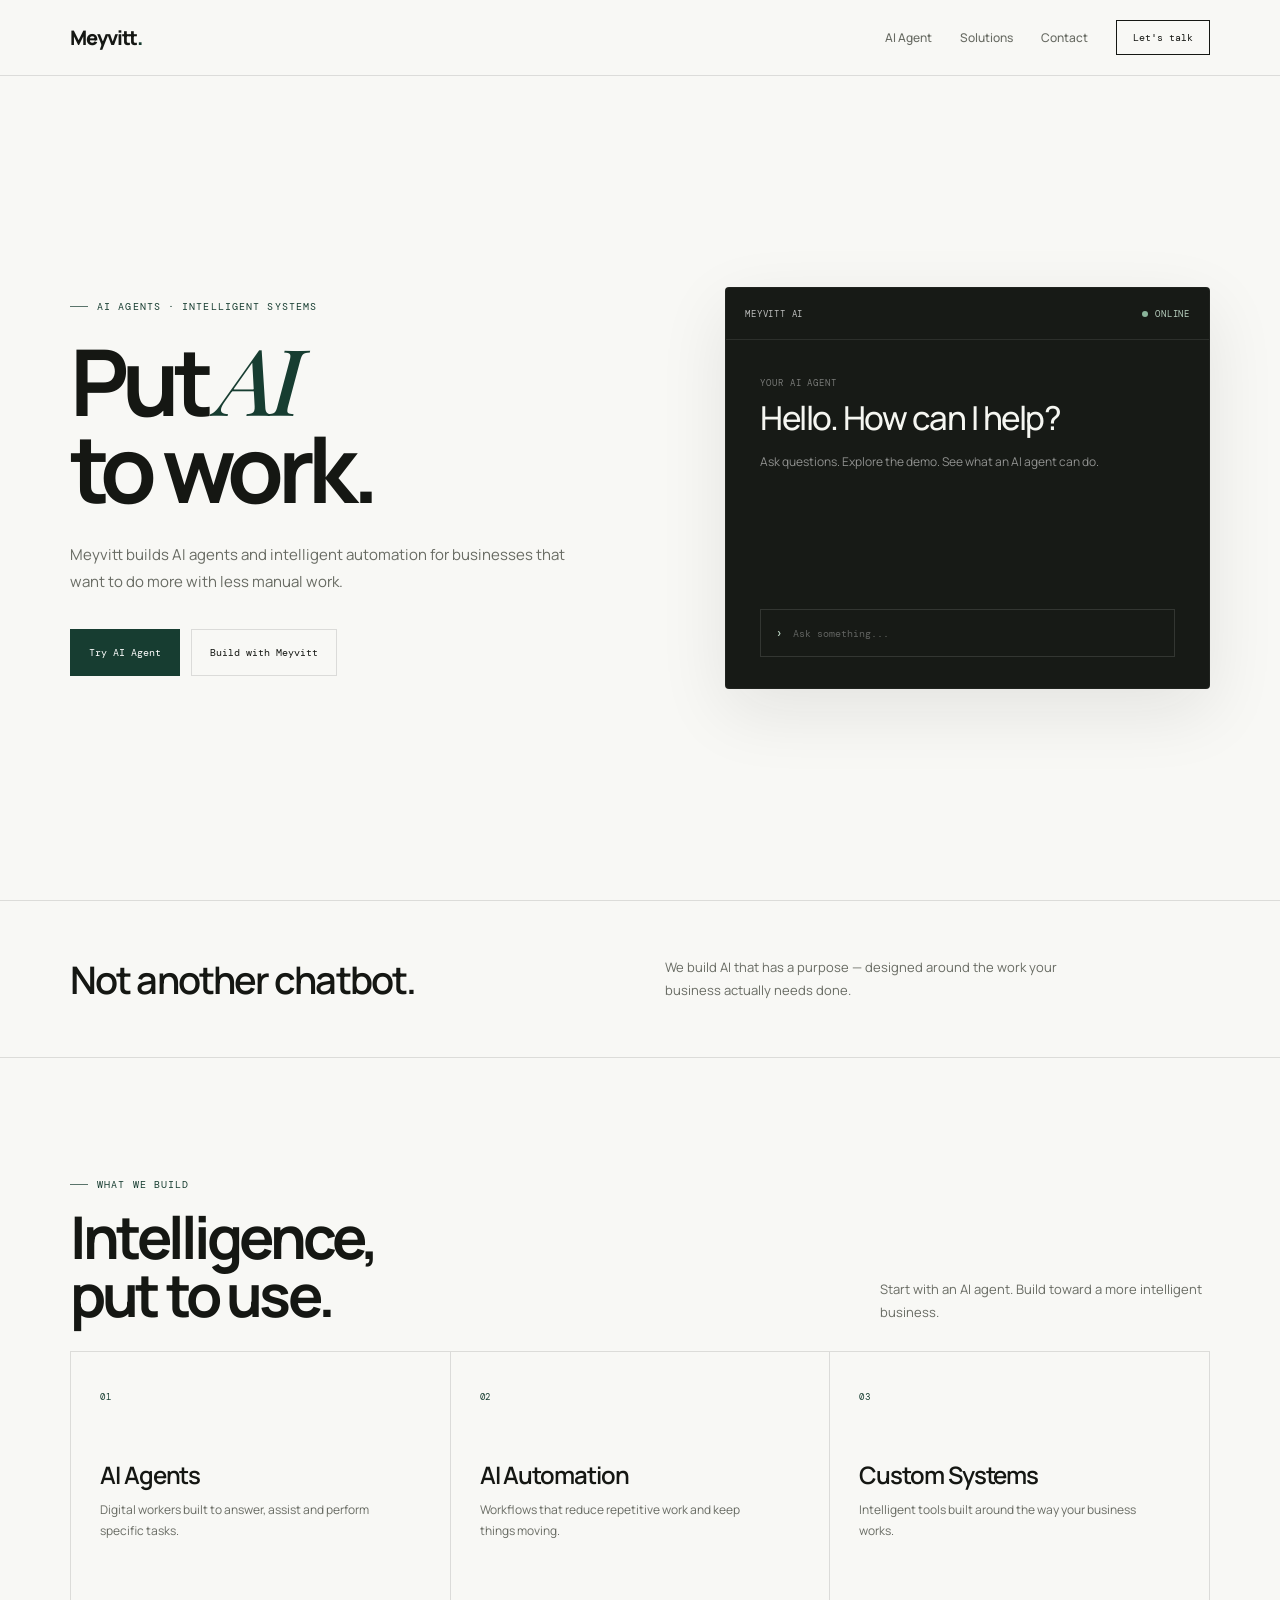
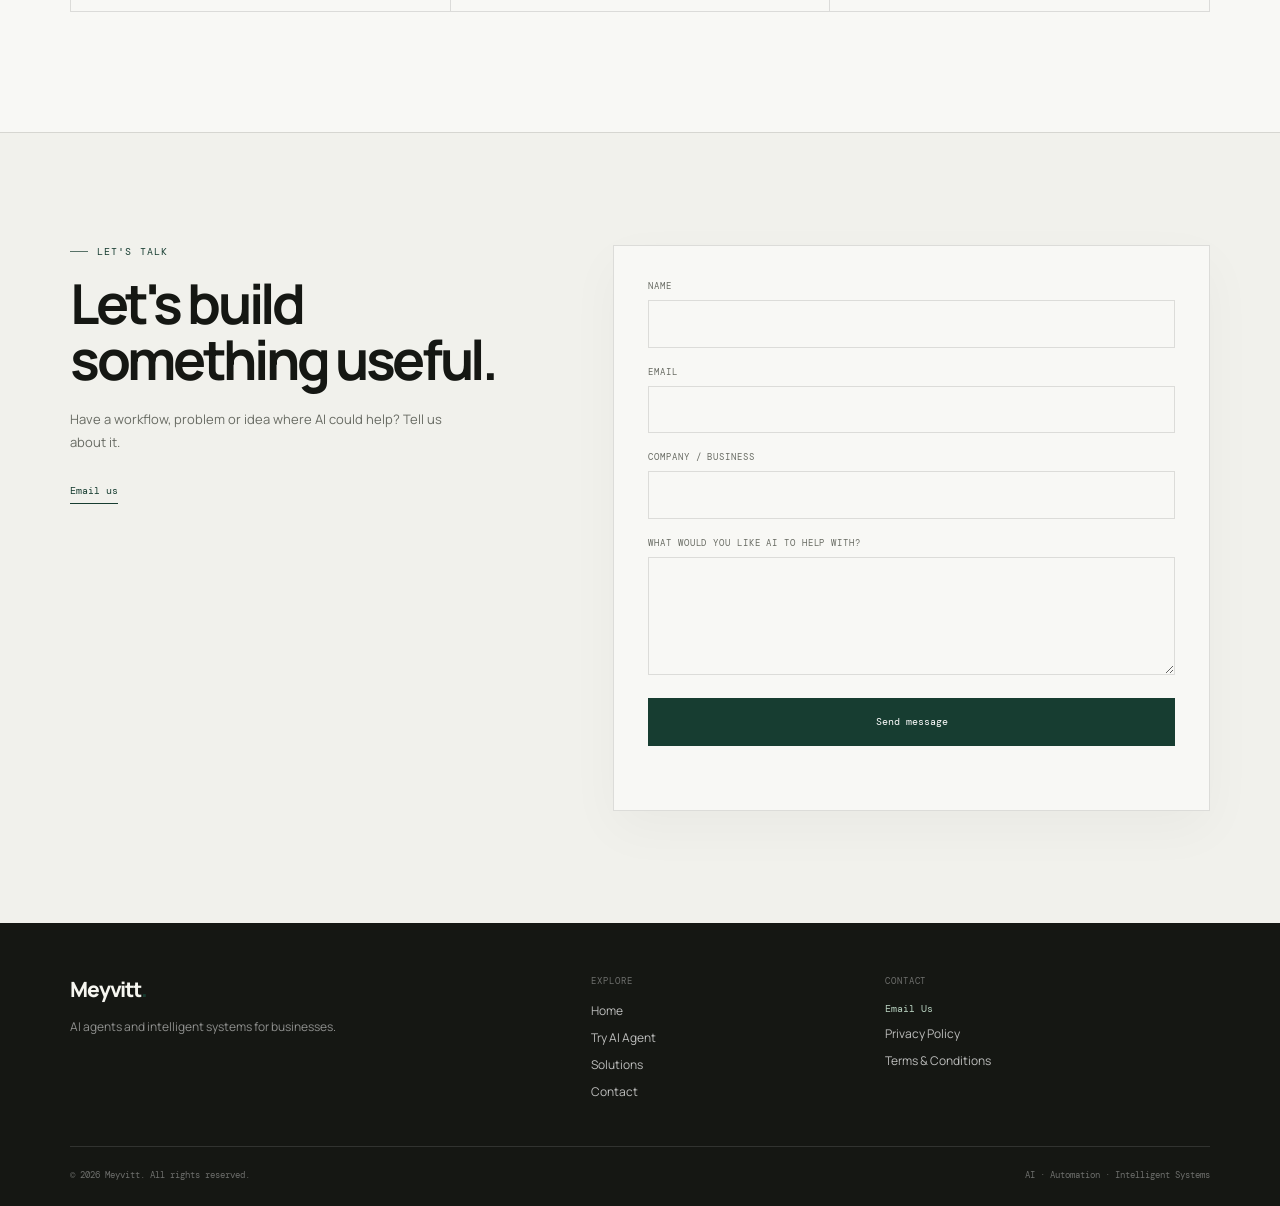
<file: index.html>
<!DOCTYPE html>
<html lang="en">
<head>
  <meta charset="UTF-8">
  <meta name="viewport" content="width=device-width, initial-scale=1.0">

  <title>Meyvitt | AI That Works</title>
  <meta name="description" content="Meyvitt builds AI agents and intelligent automation for businesses.">
  <meta name="theme-color" content="#173d31">

  <link rel="icon" type="image/png" href="meyvitt.png">
  <link rel="apple-touch-icon" href="meyvitt.png">

  <link rel="preconnect" href="https://fonts.googleapis.com">
  <link rel="preconnect" href="https://fonts.gstatic.com" crossorigin>
  <link href="https://fonts.googleapis.com/css2?family=DM+Mono:wght@400;500&family=Manrope:wght@400;500;600;700;800&family=Playfair+Display:ital,wght@0,500;0,600;1,500&display=swap" rel="stylesheet">

  <style>
    :root {
      --bg: #f8f8f5;
      --surface: #f1f1ec;
      --ink: #151713;
      --muted: #686b63;

      --green: #173d31;
      --green-hover: #0f3026;

      --line: rgba(21, 23, 19, 0.12);
      --line-light: rgba(255, 255, 255, 0.12);

      --white: #ffffff;
      --dark: #171a16;

      --mono: "DM Mono", monospace;
      --sans: "Manrope", sans-serif;
      --serif: "Playfair Display", Georgia, serif;

      --container: 1140px;
      --radius: 4px;

      --shadow:
        0 22px 70px rgba(22, 26, 20, 0.09);
    }

    * {
      margin: 0;
      padding: 0;
      box-sizing: border-box;
    }

    html {
      scroll-behavior: smooth;
    }

    body {
      background: var(--bg);
      color: var(--ink);
      font-family: var(--sans);
      -webkit-font-smoothing: antialiased;
      text-rendering: optimizeLegibility;
    }

    a {
      color: inherit;
      text-decoration: none;
    }

    button,
    input,
    textarea {
      font: inherit;
    }

    .container {
      width: min(var(--container), calc(100% - 48px));
      margin: 0 auto;
    }


    /* =========================================
       HEADER
    ========================================= */

    .site-header {
      position: sticky;
      top: 0;
      z-index: 100;

      height: 76px;

      display: flex;
      align-items: center;

      background: rgba(248, 248, 245, 0.96);
      border-bottom: 1px solid var(--line);
    }

    .nav {
      width: min(var(--container), calc(100% - 48px));
      margin: 0 auto;

      display: flex;
      align-items: center;
      justify-content: space-between;
    }

    .brand {
      font-size: 20px;
      font-weight: 800;
      letter-spacing: -0.055em;
    }

    .brand-mark {
      color: var(--green);
    }

    .nav-links {
      display: flex;
      align-items: center;
      gap: 28px;
    }

    .nav-link {
      color: var(--muted);
      font-size: 12px;
      font-weight: 500;

      transition: color 0.2s ease;
    }

    .nav-link:hover {
      color: var(--ink);
    }

    .nav-button {
      padding: 10px 16px;

      border: 1px solid var(--ink);

      font-family: var(--mono);
      font-size: 10px;

      transition:
        background 0.2s ease,
        color 0.2s ease;
    }

    .nav-button:hover {
      background: var(--ink);
      color: var(--bg);
    }


    /* =========================================
       HERO
    ========================================= */

    .hero {
      min-height: calc(100vh - 76px);

      display: flex;
      align-items: center;

      padding: 90px 0;
    }

    .hero-grid {
      display: grid;

      grid-template-columns:
        minmax(0, 1.05fr)
        minmax(380px, 0.9fr);

      gap: clamp(48px, 7vw, 100px);

      align-items: center;
    }

    .eyebrow {
      display: flex;
      align-items: center;
      gap: 9px;

      margin-bottom: 22px;

      color: var(--green);

      font-family: var(--mono);
      font-size: 10px;
      letter-spacing: 0.11em;
      text-transform: uppercase;
    }

    .eyebrow::before {
      content: "";

      width: 18px;
      height: 1px;

      background: currentColor;
      opacity: 0.7;
    }

    .hero h1 {
      max-width: 720px;

      font-size: clamp(58px, 7.2vw, 96px);

      line-height: 0.94;
      letter-spacing: -0.072em;

      font-weight: 700;
    }

    .hero h1 em {
      color: var(--green);

      font-family: var(--serif);
      font-weight: 500;

      letter-spacing: -0.065em;
    }

    .hero-copy {
      max-width: 500px;

      margin: 30px 0 34px;

      color: var(--muted);

      font-size: 15px;
      line-height: 1.8;
    }

    .button-row {
      display: flex;
      flex-wrap: wrap;

      gap: 11px;
    }

    .button {
      min-height: 47px;

      display: inline-flex;
      align-items: center;
      justify-content: center;

      padding: 0 18px;

      border: 1px solid var(--line);

      font-family: var(--mono);
      font-size: 10px;

      cursor: pointer;

      transition:
        transform 0.2s ease,
        background 0.2s ease,
        color 0.2s ease,
        box-shadow 0.2s ease;
    }

    .button:hover {
      transform: translateY(-2px);
      box-shadow: 0 7px 20px rgba(20, 25, 19, 0.08);
    }

    .button-primary {
      color: white;

      background: var(--green);
      border-color: var(--green);
    }

    .button-primary:hover {
      background: var(--green-hover);
    }

    .button-secondary {
      color: var(--ink);
      background: transparent;
    }

    .button-secondary:hover {
      background: var(--surface);
    }


    /* =========================================
       AI PRODUCT CARD
    ========================================= */

    .product-card {
      display: block;

      overflow: hidden;

      color: #f5f6f1;
      background: var(--dark);

      border: 1px solid rgba(255, 255, 255, 0.04);
      border-radius: var(--radius);

      box-shadow: var(--shadow);

      transition:
        transform 0.3s cubic-bezier(.2,.8,.2,1),
        box-shadow 0.3s ease;
    }

    .product-card:hover {
      transform: translateY(-5px);

      box-shadow:
        0 30px 85px rgba(18, 24, 19, 0.17);
    }

    .product-topbar {
      height: 52px;

      padding: 0 19px;

      display: flex;
      align-items: center;
      justify-content: space-between;

      border-bottom:
        1px solid rgba(255, 255, 255, 0.09);

      font-family: var(--mono);
      font-size: 9px;
      letter-spacing: 0.09em;
    }

    .product-title {
      color: rgba(255, 255, 255, 0.72);
    }

    .product-status {
      display: flex;
      align-items: center;
      gap: 7px;

      color: #b8d0bf;
    }

    .product-status i {
      width: 6px;
      height: 6px;

      display: inline-block;

      border-radius: 50%;

      background: #8ab49a;
    }

    .product-body {
      min-height: 348px;

      padding: 37px 34px 31px;

      display: flex;
      flex-direction: column;
    }

    .product-kicker {
      color: rgba(255, 255, 255, 0.42);

      font-family: var(--mono);
      font-size: 9px;
      letter-spacing: 0.1em;
    }

    .product-body h2 {
      margin: 11px 0 14px;

      font-size: 33px;
      line-height: 1.12;

      font-weight: 500;
      letter-spacing: -0.045em;
    }

    .product-body p {
      max-width: 350px;

      color: rgba(255, 255, 255, 0.52);

      font-size: 12px;
      line-height: 1.75;
    }

    .product-input {
      min-height: 48px;

      margin-top: auto;

      padding: 0 14px;

      display: flex;
      align-items: center;

      gap: 10px;

      border:
        1px solid rgba(255, 255, 255, 0.12);

      color: rgba(255, 255, 255, 0.32);

      font-family: var(--mono);
      font-size: 10px;
    }

    .product-input span {
      color: #b8d0bf;
      font-size: 14px;
    }


    /* =========================================
       STATEMENT
    ========================================= */

    .statement {
      border-top: 1px solid var(--line);
      border-bottom: 1px solid var(--line);
    }

    .statement-inner {
      min-height: 156px;

      display: grid;

      grid-template-columns: 1fr 1fr;

      align-items: center;

      gap: 50px;
    }

    .statement strong {
      font-size: clamp(25px, 3vw, 38px);

      font-weight: 600;
      letter-spacing: -0.05em;
    }

    .statement p {
      max-width: 420px;

      color: var(--muted);

      font-size: 13px;
      line-height: 1.75;
    }


    /* =========================================
       SOLUTIONS
    ========================================= */

    .section {
      padding: 120px 0;
    }

    .section-head {
      display: flex;
      align-items: flex-end;
      justify-content: space-between;

      gap: 40px;

      padding-bottom: 28px;

      border-bottom: 1px solid var(--line);
    }

    .section-head .eyebrow {
      margin-bottom: 17px;
    }

    .section-head h2 {
      font-size: clamp(40px, 4.6vw, 60px);

      line-height: 0.98;

      font-weight: 700;
      letter-spacing: -0.065em;
    }

    .section-head > p {
      max-width: 330px;

      color: var(--muted);

      font-size: 13px;
      line-height: 1.75;
    }

    .solutions-grid {
      display: grid;

      grid-template-columns: repeat(3, 1fr);

      border-left: 1px solid var(--line);
    }

    .solution {
      min-height: 260px;

      position: relative;

      padding: 31px 29px;

      border-right: 1px solid var(--line);
      border-bottom: 1px solid var(--line);

      transition: background 0.25s ease;
    }

    .solution:hover {
      background: var(--surface);
    }

    .solution-number {
      color: var(--green);

      font-family: var(--mono);
      font-size: 9px;
      letter-spacing: 0.08em;
    }

    .solution h3 {
      margin-top: 56px;
      margin-bottom: 10px;

      font-size: 24px;

      line-height: 1.15;

      font-weight: 600;
      letter-spacing: -0.045em;
    }

    .solution p {
      max-width: 280px;

      color: var(--muted);

      font-size: 12px;
      line-height: 1.75;
    }


    /* =========================================
       CONTACT
    ========================================= */

    .contact {
      padding: 112px 0;

      background: var(--surface);

      border-top: 1px solid var(--line);
    }

    .contact-grid {
      display: grid;

      grid-template-columns:
        minmax(280px, 0.85fr)
        minmax(420px, 1.15fr);

      gap: clamp(50px, 8vw, 105px);

      align-items: start;
    }

    .contact-copy .eyebrow {
      margin-bottom: 18px;
    }

    .contact-copy h2 {
      max-width: 430px;

      font-size: clamp(40px, 4.3vw, 58px);

      line-height: 1.01;

      font-weight: 700;
      letter-spacing: -0.06em;
    }

    .contact-copy > p {
      max-width: 380px;

      margin-top: 20px;

      color: var(--muted);

      font-size: 13px;
      line-height: 1.8;
    }

    .contact-email {
      display: inline-block;

      margin-top: 30px;
      padding-bottom: 6px;

      color: var(--green);

      border-bottom: 1px solid var(--green);

      font-family: var(--mono);
      font-size: 10px;

      transition: opacity 0.2s ease;
    }

    .contact-email:hover {
      opacity: 0.7;
    }

    .contact-form {
      padding: 34px;

      background: var(--bg);

      border: 1px solid var(--line);

      box-shadow:
        0 18px 50px rgba(24, 28, 21, 0.035);
    }

    .form-row {
      margin-bottom: 18px;
    }

    .form-row label {
      display: block;

      margin-bottom: 8px;

      color: var(--muted);

      font-family: var(--mono);
      font-size: 9px;
      letter-spacing: 0.1em;

      text-transform: uppercase;
    }

    .form-row input,
    .form-row textarea {
      width: 100%;

      padding: 13px 14px;

      border: 1px solid var(--line);

      outline: none;

      background: transparent;

      color: var(--ink);

      font-size: 13px;
      line-height: 1.5;

      transition:
        border-color 0.2s ease,
        background 0.2s ease;
    }

    .form-row input {
      min-height: 47px;
    }

    .form-row textarea {
      min-height: 118px;

      resize: vertical;
    }

    .form-row input:focus,
    .form-row textarea:focus {
      border-color: rgba(23, 61, 49, 0.65);

      background: white;
    }

    .form-submit {
      width: 100%;
      min-height: 48px;
    }

    .form-status {
      min-height: 18px;

      margin-top: 12px;

      font-size: 11px;
      line-height: 1.55;
    }

    .success {
      color: var(--green);
    }

    .error {
      color: #a13a2b;
    }


    /* =========================================
       FOOTER
    ========================================= */

    .footer {
      padding: 52px 0 24px;

      background: var(--ink);

      color: #f6f6f0;
    }

    .footer-grid {
      display: grid;

      grid-template-columns:
        1.45fr 0.75fr 1fr;

      gap: 50px;

      padding-bottom: 46px;

      border-bottom:
        1px solid var(--line-light);
    }

    .footer-brand {
      display: inline-flex;

      font-size: 21px;
      font-weight: 800;

      letter-spacing: -0.055em;
    }

    .footer-description {
      max-width: 275px;

      margin-top: 13px;

      color: rgba(255, 255, 255, 0.52);

      font-size: 12px;
      line-height: 1.75;
    }

    .footer-heading {
      margin-bottom: 15px;

      color: rgba(255, 255, 255, 0.38);

      font-family: var(--mono);
      font-size: 9px;
      letter-spacing: 0.1em;

      text-transform: uppercase;
    }

    .footer-links {
      display: flex;
      flex-direction: column;

      align-items: flex-start;

      gap: 10px;
    }

    .footer-links a {
      color: rgba(255, 255, 255, 0.72);

      font-size: 12px;

      transition: color 0.2s ease;
    }

    .footer-links a:hover {
      color: white;
    }

    .footer-email {
      color: #b9d3c1 !important;

      font-family: var(--mono);
      font-size: 10px !important;

      overflow-wrap: anywhere;
    }

    .footer-bottom {
      padding-top: 22px;

      display: flex;
      justify-content: space-between;

      gap: 24px;

      color: rgba(255, 255, 255, 0.38);

      font-family: var(--mono);
      font-size: 9px;
      line-height: 1.5;
    }


    /* =========================================
       SUBTLE ENTRY ANIMATION
    ========================================= */

    .reveal {
      opacity: 0;
      transform: translateY(12px);

      animation:
        reveal 0.7s cubic-bezier(.2,.75,.2,1)
        forwards;
    }

    .delay-1 {
      animation-delay: 0.09s;
    }

    .delay-2 {
      animation-delay: 0.18s;
    }

    .delay-3 {
      animation-delay: 0.27s;
    }

    @keyframes reveal {
      to {
        opacity: 1;
        transform: translateY(0);
      }
    }


    /* =========================================
       RESPONSIVE
    ========================================= */

    @media (max-width: 900px) {

      .hero-grid,
      .contact-grid {
        grid-template-columns: 1fr;
      }

      .hero {
        min-height: auto;
        padding: 90px 0;
      }

      .hero-grid {
        max-width: 700px;
      }

      .product-card {
        max-width: 620px;
      }

      .statement-inner {
        grid-template-columns: 1fr;

        gap: 16px;

        padding: 38px 0;
      }

      .section-head {
        display: block;
      }

      .section-head > p {
        margin-top: 18px;
      }

      .solutions-grid {
        grid-template-columns: 1fr;
      }

      .solution {
        min-height: 215px;
      }

      .solution h3 {
        margin-top: 42px;
      }

      .footer-grid {
        grid-template-columns: 1fr 1fr;
      }

      .footer-intro {
        grid-column: 1 / -1;
      }
    }


    @media (max-width: 620px) {

      .container,
      .nav {
        width: min(100% - 32px, var(--container));
      }

      .site-header {
        height: 68px;
      }

      .hero {
        padding: 64px 0 70px;
      }

      .nav-links {
        gap: 14px;
      }

      .nav-link {
        display: none;
      }

      .nav-button {
        padding: 9px 11px;

        font-size: 9px;
      }

      .hero h1 {
        font-size: clamp(53px, 16vw, 70px);
      }

      .hero-copy {
        margin: 24px 0 28px;

        font-size: 14px;
      }

      .product-body {
        min-height: 320px;

        padding: 30px 24px 24px;
      }

      .product-body h2 {
        font-size: 29px;
      }

      .section {
        padding: 82px 0;
      }

      .contact {
        padding: 82px 0;
      }

      .contact-form {
        padding: 23px 18px;
      }

      .footer-grid {
        grid-template-columns: 1fr;

        gap: 34px;
      }

      .footer-intro {
        grid-column: auto;
      }

      .footer-bottom {
        flex-direction: column;

        gap: 8px;
      }
    }


    @media (prefers-reduced-motion: reduce) {

      html {
        scroll-behavior: auto;
      }

      *,
      *::before,
      *::after {
        animation-duration: 0.01ms !important;
        animation-iteration-count: 1 !important;

        transition-duration: 0.01ms !important;
      }
    }

  </style>
</head>

<body>


  <!-- ================= HEADER ================= -->

  <header class="site-header">

    <nav class="nav" aria-label="Primary navigation">

      <a href="./" class="brand" aria-label="Meyvitt home">
        Meyvitt<span class="brand-mark">.</span>
      </a>


      <div class="nav-links">

        <a href="AIAgent/" class="nav-link">
          AI Agent
        </a>

        <a href="#what-we-build" class="nav-link">
          Solutions
        </a>

        <a href="#contact" class="nav-link">
          Contact
        </a>

        <a href="#contact" class="nav-button">
          Let's talk
        </a>

      </div>

    </nav>

  </header>



  <main>


    <!-- ================= HERO ================= -->

    <section class="hero">

      <div class="container">

        <div class="hero-grid">


          <div>

            <div class="eyebrow reveal">
              AI Agents · Intelligent Systems
            </div>


            <h1 class="reveal delay-1">
              Put <em>AI</em><br>
              to work.
            </h1>


            <p class="hero-copy reveal delay-2">
              Meyvitt builds AI agents and intelligent automation
              for businesses that want to do more with less
              manual work.
            </p>


            <div class="button-row reveal delay-3">

              <a href="AIAgent/"
                 class="button button-primary">

                Try AI Agent

              </a>


              <a href="#contact"
                 class="button button-secondary">

                Build with Meyvitt

              </a>

            </div>

          </div>



          <!-- AI Agent Preview -->

          <a href="AIAgent/"
             class="product-card reveal delay-2"
             aria-label="Try Meyvitt AI Agent">


            <div class="product-topbar">

              <span class="product-title">
                MEYVITT AI
              </span>


              <span class="product-status">

                <i></i>

                ONLINE

              </span>

            </div>



            <div class="product-body">

              <span class="product-kicker">
                YOUR AI AGENT
              </span>


              <h2>
                Hello. How can I help?
              </h2>


              <p>
                Ask questions. Explore the demo.
                See what an AI agent can do.
              </p>


              <div class="product-input">

                <span>›</span>

                Ask something...

              </div>

            </div>


          </a>


        </div>

      </div>

    </section>



    <!-- ================= STATEMENT ================= -->

    <section class="statement">

      <div class="container">

        <div class="statement-inner">

          <strong>
            Not another chatbot.
          </strong>


          <p>
            We build AI that has a purpose — designed around
            the work your business actually needs done.
          </p>

        </div>

      </div>

    </section>



    <!-- ================= SOLUTIONS ================= -->

    <section class="section"
             id="what-we-build">

      <div class="container">


        <div class="section-head">

          <div>

            <div class="eyebrow">
              What we build
            </div>


            <h2>
              Intelligence,<br>
              put to use.
            </h2>

          </div>


          <p>
            Start with an AI agent.
            Build toward a more intelligent business.
          </p>


        </div>



        <div class="solutions-grid">


          <article class="solution">

            <span class="solution-number">
              01
            </span>


            <h3>
              AI Agents
            </h3>


            <p>
              Digital workers built to answer,
              assist and perform specific tasks.
            </p>

          </article>



          <article class="solution">

            <span class="solution-number">
              02
            </span>


            <h3>
              AI Automation
            </h3>


            <p>
              Workflows that reduce repetitive work
              and keep things moving.
            </p>

          </article>



          <article class="solution">

            <span class="solution-number">
              03
            </span>


            <h3>
              Custom Systems
            </h3>


            <p>
              Intelligent tools built around the way
              your business works.
            </p>

          </article>


        </div>


      </div>

    </section>



    <!-- ================= CONTACT ================= -->

    <section class="contact"
             id="contact">

      <div class="container">

        <div class="contact-grid">


          <div class="contact-copy">


            <div class="eyebrow">
              Let's talk
            </div>


            <h2>
              Let's build something useful.
            </h2>


            <p>
              Have a workflow, problem or idea where AI
              could help? Tell us about it.
            </p>


            <a class="contact-email"
               href="mailto:meyvittconsultancy@gmail.com">

              Email us

            </a>


          </div>



          <!-- CONTACT FORM
               Functionality intentionally unchanged -->

          <form class="contact-form"
                id="contactForm"
                novalidate>


            <div class="form-row">

              <label for="cf-name">
                Name
              </label>


              <input
                type="text"
                id="cf-name"
                name="name"
                required>

            </div>



            <div class="form-row">

              <label for="cf-email">
                Email
              </label>


              <input
                type="email"
                id="cf-email"
                name="email"
                required>

            </div>



            <div class="form-row">

              <label for="cf-company">
                Company / Business
              </label>


              <input
                type="text"
                id="cf-company"
                name="company">

            </div>



            <div class="form-row">

              <label for="cf-message">
                What would you like AI to help with?
              </label>


              <textarea
                id="cf-message"
                name="message"
                required></textarea>

            </div>



            <button
              class="button button-primary form-submit"
              type="submit"
              id="cf-submit">

              Send message

            </button>



            <p class="form-status"
               id="cf-status"
               aria-live="polite">
            </p>


          </form>


        </div>

      </div>

    </section>


  </main>



  <!-- ================= FOOTER ================= -->

  <footer class="footer">

    <div class="container">


      <div class="footer-grid">


        <div class="footer-intro">

          <a href="./"
             class="footer-brand">

            Meyvitt<span class="brand-mark">.</span>

          </a>


          <p class="footer-description">
            AI agents and intelligent systems
            for businesses.
          </p>

        </div>



        <div>

          <div class="footer-heading">
            Explore
          </div>


          <div class="footer-links">

            <a href="./">
              Home
            </a>


            <a href="AIAgent/">
              Try AI Agent
            </a>


            <a href="#what-we-build">
              Solutions
            </a>


            <a href="#contact">
              Contact
            </a>

          </div>

        </div>



        <div>

          <div class="footer-heading">
            Contact
          </div>


          <div class="footer-links">


            <a class="footer-email"
               href="mailto:meyvittconsultancy@gmail.com">

              Email Us

            </a>


            <a href="privacy.html">
              Privacy Policy
            </a>


            <a href="terms.html">
              Terms &amp; Conditions
            </a>


          </div>

        </div>


      </div>



      <div class="footer-bottom">

        <span>
          © 2026 Meyvitt. All rights reserved.
        </span>


        <span>
          AI · Automation · Intelligent Systems
        </span>


      </div>


    </div>

  </footer>



  <!-- ================= FORM SCRIPT ================= -->

  <script>

    /*
      Contact form functionality intentionally preserved.
      Existing Google Apps Script endpoint remains unchanged.
    */

    const FORM_ENDPOINT =
      'https://script.google.com/macros/s/AKfycbzpK_wGcDHC32QIy1_SsDyU_mSO8LpOzgt--QQo8YjrDNxfm0D1OXPzH68k2nYRVZ9ybw/exec';


    const form =
      document.getElementById('contactForm');


    const statusEl =
      document.getElementById('cf-status');


    const submitBtn =
      document.getElementById('cf-submit');


    form.addEventListener(
      'submit',
      async (e) => {

        e.preventDefault();


        const name =
          document
            .getElementById('cf-name')
            .value
            .trim();


        const email =
          document
            .getElementById('cf-email')
            .value
            .trim();


        const company =
          document
            .getElementById('cf-company')
            .value
            .trim();


        const message =
          document
            .getElementById('cf-message')
            .value
            .trim();


        const emailOk =
          /^[^\s@]+@[^\s@]+\.[^\s@]+$/
            .test(email);



        if (!name || !emailOk || !message) {

          statusEl.textContent =
            'Please enter your name, a valid email and a message.';


          statusEl.className =
            'form-status error';


          return;

        }



        submitBtn.disabled = true;

        submitBtn.textContent =
          'Sending...';


        statusEl.textContent =
          '';



        try {


          const formData =
            new URLSearchParams();


          formData.append(
            'name',
            name
          );


          formData.append(
            'email',
            email
          );


          formData.append(
            'company',
            company
          );


          formData.append(
            'message',
            message
          );



          await fetch(
            FORM_ENDPOINT,
            {

              method: 'POST',

              body: formData,

              mode: 'no-cors'

            }
          );



          statusEl.textContent =
            "Thanks! We've received your message. We'll get back to you in 24 hours.";


          statusEl.className =
            'form-status success';


          form.reset();



        } catch (error) {


          statusEl.textContent =
            'Something went wrong. Please email meyvittconsultancy@gmail.com.';


          statusEl.className =
            'form-status error';


        } finally {


          submitBtn.disabled = false;


          submitBtn.textContent =
            'Send message';

        }

      }
    );

  </script>


</body>
</html>
</file>
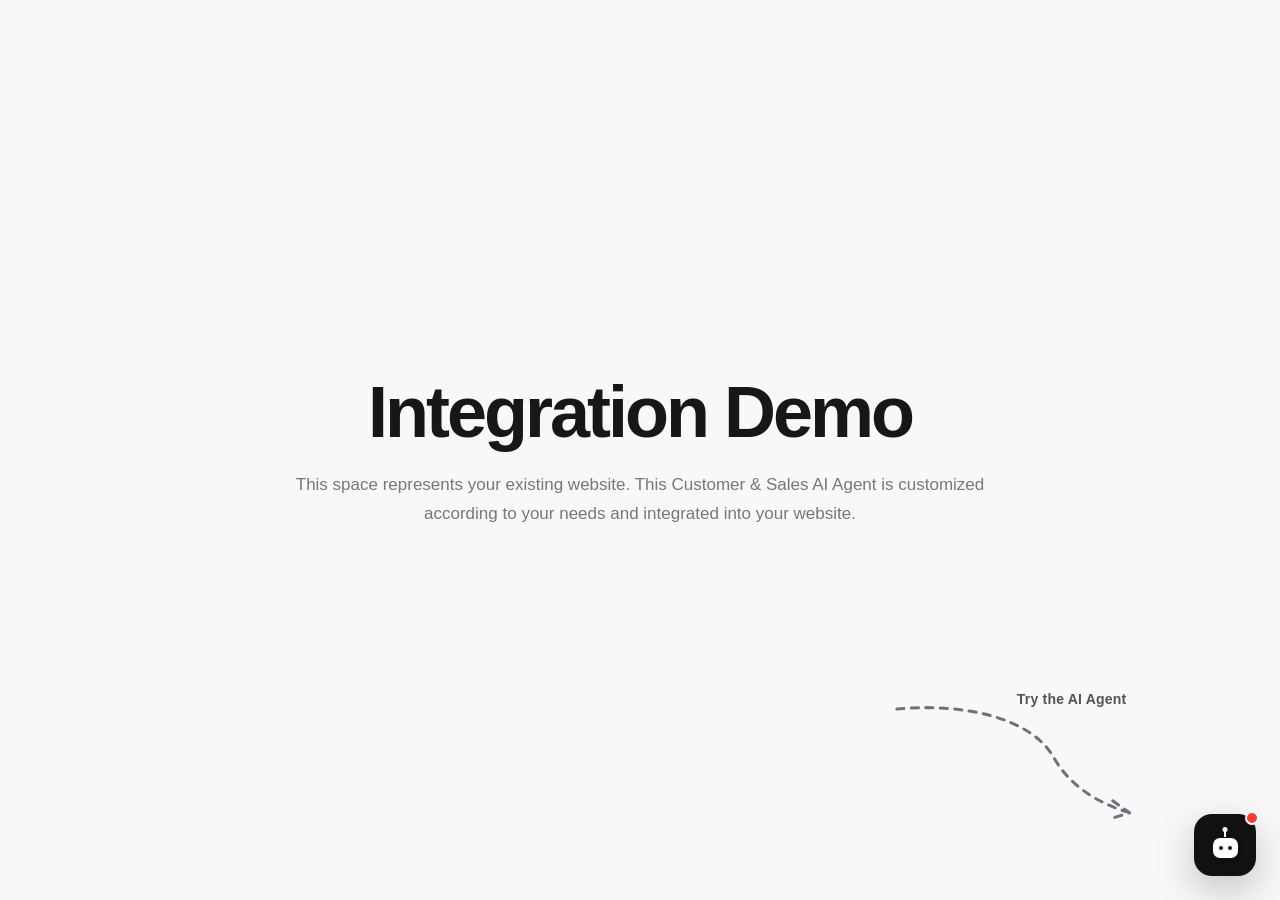
<file: AIAgent/index.html>
<!DOCTYPE html>
<html lang="en">
<head>
    <meta charset="UTF-8">
    <meta
        name="viewport"
        content="width=device-width, initial-scale=1.0, interactive-widget=resizes-content"
    >

    <title>Customer & Sales AI Agent DEMO</title>
    <!-- Meyvitt Favicon -->
    <link rel="icon" type="image/png" href="assets/meyvitt.png">
    <link rel="apple-touch-icon" href="assets/meyvitt.png">

    <link rel="stylesheet" href="style.css">
</head>

<body>

    <!-- Demo website content -->
    <main class="demo-page">

        <h1>Integration Demo</h1>

        <p>
            This space represents your existing website. 
            This Customer & Sales AI Agent is customized according to 
            your needs and integrated into your website.
        </p>

        <!-- Fancy arrow pointing toward AI Agent -->
        <div class="demo-arrow">

            <span class="demo-arrow-label">
                Try the AI Agent
            </span>

            <svg
                viewBox="0 0 220 120"
                xmlns="http://www.w3.org/2000/svg"
                aria-hidden="true"
            >
                <path
                    d="M 15 15
                    C 65 10, 125 20, 145 55
                    C 158 78, 180 92, 205 100"
                />

                <path
                    class="arrow-head"
                    d="M 194 91 L 208 101 L 192 106"
                />
            </svg>

        </div>

    </main>


    <!-- =========================
         AI AGENT
    ========================== -->

    <!-- Floating button -->
    <button
    id="agentLauncher"
    class="agent-launcher"
    aria-label="Open AI Assistant"
>

        <span class="launcher-robot">

            <span class="launcher-antenna"></span>

            <span class="launcher-face">
                <span></span>
                <span></span>
            </span>

        </span>

        <span
            id="launcherBadge"
            class="launcher-badge"
        ></span>

    </button>


    <!-- Backdrop (mobile only) -->
    <div
        class="chat-backdrop"
        id="chatBackdrop"
        onclick="document.getElementById('closeChat').click()"
    ></div>

    <!-- Chat window -->
    <section
        id="chatWidget"
        class="chat-widget hidden"
    >

        <!-- Header -->
        <header class="chat-header">

            <div class="agent-brand">

                <div class="agent-logo">
                    <span id="agentLogo" class="ai-robot">
                        <span class="robot-antenna"></span>
                        <span class="robot-face">
                            <span class="robot-eye"></span>
                            <span class="robot-eye"></span>
                        </span>
                    </span>
                </div>

                <div>
                    <h3 id="agentName">
                        AI Assistant
                    </h3>

                    <span class="agent-status">
                        ● Online
                    </span>
                </div>

            </div>

            <button
                id="closeChat"
                class="close-button"
                aria-label="Close chat"
            >
                ×
            </button>

        </header>


        <!-- Messages -->
        <div
            id="chatMessages"
            class="chat-messages"
        >
        </div>

        <!-- Input -->
        <form
            id="chatForm"
            class="chat-input-container"
        >

            <input
                type="text"
                id="userInput"
                placeholder="Ask me anything..."
                autocomplete="off"
            >

            <button
                type="submit"
                aria-label="Send message"
            >
                ➤
            </button>

        </form>


        <!-- Powered by / watermark -->
        <div
            id="poweredBy"
            class="ai-powered"
        >
        </div>

    </section>


    <script src="js/config.js"></script>
    <script src="js/knowledge.js"></script>
    <script src="js/agent.js"></script>
    <script src="js/app.js"></script>

    <script>
    (function () {
        function setAppHeight() {
            var h = window.visualViewport ? window.visualViewport.height : window.innerHeight;
            document.documentElement.style.setProperty('--app-vh', h + 'px');
        }
        setAppHeight();
        if (window.visualViewport) {
            window.visualViewport.addEventListener('resize', setAppHeight);
            window.visualViewport.addEventListener('scroll', setAppHeight);
        }
        window.addEventListener('resize', setAppHeight);
    })();
    </script>

</body>
</html>
</file>
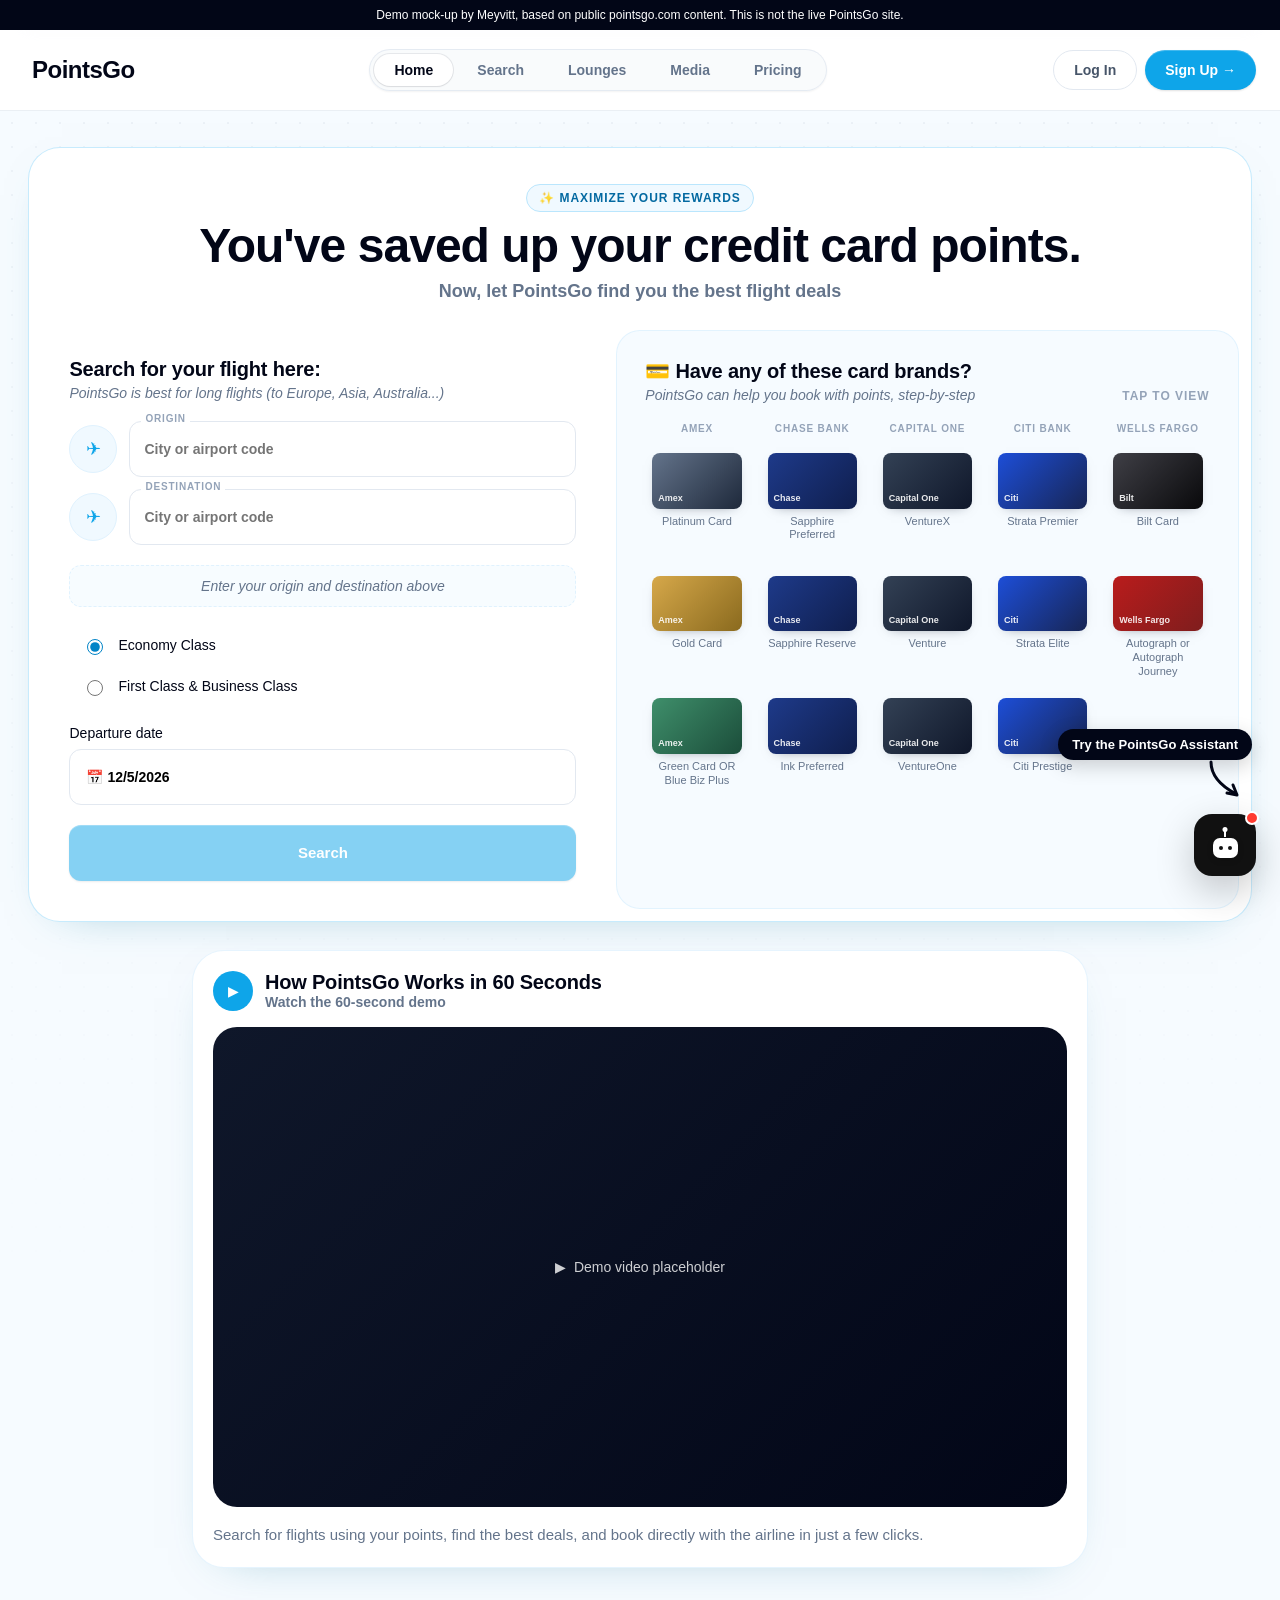
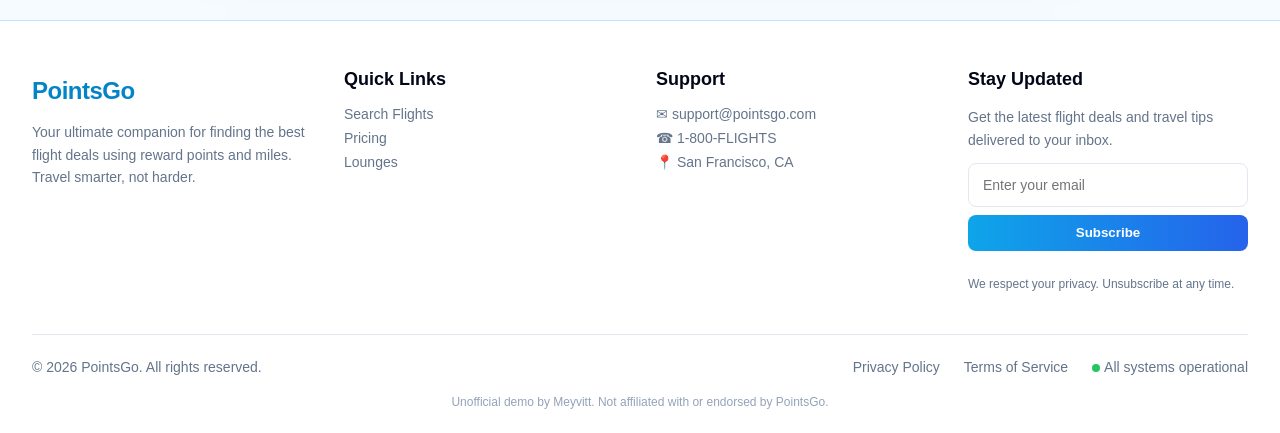
<file: PointsGoAgent/index.html>
<!DOCTYPE html>
<html lang="en">
<head>
    <meta charset="UTF-8">
    <meta
        name="viewport"
        content="width=device-width, initial-scale=1.0, interactive-widget=resizes-content"
    >

    <title>PointsGo Assistant | Demo by Meyvitt</title>
    <!-- Meyvitt Favicon -->
    <link rel="icon" type="image/png" href="assets/meyvitt.png">
    <link rel="apple-touch-icon" href="assets/meyvitt.png">

    <link rel="stylesheet" href="style.css">

    <!-- Mock PointsGo page styles (namespaced pg-*, chat styles stay in style.css) -->
    <style>
        :root {
            --pg-sky-50: #f0f9ff;
            --pg-sky-100: #e0f2fe;
            --pg-sky-200: #bae6fd;
            --pg-sky-500: #0ea5e9;
            --pg-sky-600: #0284c7;
            --pg-sky-700: #0369a1;
            --pg-ink: #020617;
            --pg-slate-200: #e2e8f0;
            --pg-slate-400: #94a3b8;
            --pg-slate-500: #64748b;
            --pg-slate-600: #475569;
        }

        .pg-body {
            margin: 0;
            background: #fff;
            color: var(--pg-ink);
            font-family: var(--font);
            -webkit-font-smoothing: antialiased;
        }

        .pg-body *, .pg-body *::before, .pg-body *::after { box-sizing: border-box; }
        .pg-body a { color: inherit; text-decoration: none; }
        .pg-body button { font-family: inherit; cursor: pointer; }

        /* ---------- Demo banner ---------- */
        .pg-banner {
            background: var(--pg-ink);
            color: #fff;
            text-align: center;
            font-size: 12px;
            padding: 8px 16px;
        }

        /* ---------- Nav ---------- */
        .pg-nav {
            position: sticky;
            top: 0;
            z-index: 40;
            background: rgba(255, 255, 255, 0.85);
            backdrop-filter: blur(16px);
            -webkit-backdrop-filter: blur(16px);
            border-bottom: 1px solid rgba(226, 232, 240, 0.7);
        }

        .pg-nav-inner {
            max-width: 1280px;
            margin: 0 auto;
            padding: 0 24px;
            height: 80px;
            display: flex;
            align-items: center;
            justify-content: space-between;
        }

        .pg-logo {
            font-size: 24px;
            font-weight: 800;
            letter-spacing: -0.5px;
            color: var(--pg-sky-600);
            padding: 8px;
            border-radius: 8px;
        }

        .pg-pills {
            display: flex;
            gap: 4px;
            padding: 4px;
            border: 1px solid rgba(226, 232, 240, 0.8);
            background: rgba(248, 250, 252, 0.8);
            border-radius: 999px;
            box-shadow: 0 1px 2px rgba(0, 0, 0, 0.05);
        }

        .pg-pill {
            border: 0;
            background: transparent;
            padding: 8px 20px;
            border-radius: 999px;
            font-size: 14px;
            font-weight: 600;
            color: var(--pg-slate-500);
            transition: all 0.2s;
        }

        .pg-pill:hover { background: rgba(255, 255, 255, 0.7); color: #0f172a; }

        .pg-pill.active {
            background: #fff;
            color: var(--pg-ink);
            box-shadow: 0 1px 2px rgba(0, 0, 0, 0.06), 0 0 0 1px rgba(15, 23, 42, 0.08);
        }

        .pg-auth { display: flex; gap: 8px; }

        .pg-btn-outline, .pg-btn-primary {
            height: 40px;
            padding: 0 20px;
            border-radius: 999px;
            font-size: 14px;
            font-weight: 600;
            transition: all 0.2s;
        }

        .pg-btn-outline {
            background: #fff;
            border: 1px solid var(--pg-slate-200);
            color: var(--pg-slate-600);
        }

        .pg-btn-outline:hover {
            background: var(--pg-sky-50);
            border-color: var(--pg-sky-200);
            color: var(--pg-sky-700);
        }

        .pg-btn-primary {
            background: var(--pg-sky-500);
            border: 0;
            color: #fff;
            box-shadow: 0 1px 2px rgba(0, 0, 0, 0.12), inset 0 1px 0 rgba(255, 255, 255, 0.22);
        }

        .pg-btn-primary:hover { background: var(--pg-sky-600); }

        /* ---------- Hero ---------- */
        .pg-hero-wrap {
            position: relative;
            overflow: hidden;
            background: rgba(240, 249, 255, 0.6);
            padding: 20px 16px;
        }

        .pg-hero-wrap::before {
            content: "";
            position: absolute;
            inset: 0;
            background-image: radial-gradient(#cbd5e1 1px, transparent 1px);
            background-size: 24px 24px;
            opacity: 0.25;
            -webkit-mask-image: linear-gradient(to bottom, #fff, transparent 78%);
            mask-image: linear-gradient(to bottom, #fff, transparent 78%);
            pointer-events: none;
        }

        .pg-container { position: relative; max-width: 1280px; margin: 0 auto; }

        .pg-hero-card {
            width: 98%;
            margin: 16px auto;
            background: #fff;
            border: 1px solid rgba(186, 230, 253, 0.8);
            border-radius: 32px;
            padding: 12px;
            box-shadow: 0 14px 48px -34px rgba(14, 116, 144, 0.55);
        }

        .pg-hero-head { text-align: center; padding: 24px 16px 28px; max-width: 1000px; margin: 0 auto; }

        .pg-badge {
            display: inline-flex;
            align-items: center;
            gap: 6px;
            border: 1px solid var(--pg-sky-200);
            background: var(--pg-sky-50);
            color: var(--pg-sky-700);
            border-radius: 999px;
            padding: 6px 12px;
            font-size: 12px;
            font-weight: 700;
            text-transform: uppercase;
            letter-spacing: 0.08em;
            margin-bottom: 8px;
        }

        .pg-hero-head h1 {
            margin: 0;
            font-size: clamp(28px, 5vw, 48px);
            font-weight: 800;
            letter-spacing: -0.02em;
            line-height: 1.1;
        }

        .pg-hero-head h2 {
            margin: 8px auto 0;
            max-width: 760px;
            font-size: clamp(16px, 2.2vw, 18px);
            font-weight: 600;
            color: var(--pg-slate-500);
        }

        .pg-grid {
            display: grid;
            grid-template-columns: 0.95fr 1.05fr;
            gap: 12px;
        }

        .pg-panel { border-radius: 24px; padding: 28px; }
        .pg-panel-left { background: #fff; }
        .pg-panel-right {
            background: rgba(240, 249, 255, 0.6);
            border: 1px solid rgba(224, 242, 254, 0.9);
        }

        .pg-panel h3 { margin: 0; font-size: 20px; font-weight: 700; letter-spacing: -0.01em; }
        .pg-panel .pg-sub { margin: 4px 0 20px; font-size: 14px; font-style: italic; color: var(--pg-slate-500); }

        /* ---------- Search form ---------- */
        .pg-fields { display: flex; flex-direction: column; gap: 12px; margin-bottom: 20px; }

        .pg-field-row { display: flex; align-items: center; gap: 12px; }

        .pg-icon {
            flex: none;
            width: 48px;
            height: 48px;
            border-radius: 50%;
            background: var(--pg-sky-50);
            border: 1px solid var(--pg-sky-100);
            color: var(--pg-sky-500);
            display: flex;
            align-items: center;
            justify-content: center;
            font-size: 18px;
        }

        .pg-field { position: relative; flex: 1; }

        .pg-field label {
            position: absolute;
            top: -8px;
            left: 12px;
            background: #fff;
            padding: 0 4px;
            font-size: 10px;
            font-weight: 700;
            text-transform: uppercase;
            letter-spacing: 0.08em;
            color: var(--pg-slate-400);
        }

        .pg-field input {
            width: 100%;
            height: 56px;
            padding: 10px 14px;
            border: 1px solid var(--pg-slate-200);
            border-radius: 12px;
            font-size: 14px;
            font-weight: 600;
            color: var(--pg-ink);
            background: #fff;
            outline: none;
            transition: all 0.2s;
        }

        .pg-field input:focus {
            border-color: var(--pg-sky-500);
            box-shadow: 0 0 0 4px rgba(14, 165, 233, 0.1);
        }

        .pg-info {
            display: flex;
            align-items: center;
            justify-content: center;
            min-height: 40px;
            padding: 12px 16px;
            margin-bottom: 20px;
            border: 1px dashed var(--pg-sky-100);
            background: rgba(240, 249, 255, 0.5);
            border-radius: 12px;
            font-size: 14px;
            font-style: italic;
            color: var(--pg-slate-500);
            text-align: center;
        }

        .pg-radios { display: flex; flex-direction: column; gap: 4px; margin-bottom: 20px; }

        .pg-radio {
            display: flex;
            align-items: center;
            gap: 12px;
            padding: 8px 12px;
            border-radius: 12px;
            border: 1px solid transparent;
            font-size: 14px;
            cursor: pointer;
        }

        .pg-radio:hover { background: #f8fafc; border-color: var(--pg-slate-200); }
        .pg-radio input { accent-color: var(--pg-sky-600); width: 16px; height: 16px; }

        .pg-date-label { display: block; margin-bottom: 8px; font-size: 14px; font-weight: 500; }

        .pg-date {
            width: 100%;
            height: 56px;
            text-align: left;
            padding: 0 16px;
            border: 1px solid var(--pg-slate-200);
            background: #fff;
            border-radius: 12px;
            font-size: 14px;
            font-weight: 600;
            margin-bottom: 20px;
        }

        .pg-search-btn {
            width: 100%;
            height: 56px;
            border: 0;
            border-radius: 12px;
            background: var(--pg-sky-500);
            color: #fff;
            font-size: 15px;
            font-weight: 700;
            box-shadow: 0 1px 2px rgba(15, 23, 42, 0.16), inset 0 1px 0 rgba(255, 255, 255, 0.22);
            transition: all 0.15s;
        }

        .pg-search-btn:hover:not(:disabled) { background: var(--pg-sky-600); }
        .pg-search-btn:disabled { opacity: 0.5; cursor: not-allowed; }

        /* ---------- Card brands ---------- */
        .pg-panel-head { display: flex; justify-content: space-between; align-items: flex-end; gap: 16px; margin-bottom: 20px; }
        .pg-tap { font-size: 12px; font-weight: 700; text-transform: uppercase; letter-spacing: 0.08em; color: var(--pg-slate-400); }
        .pg-panel-head .pg-sub { margin-bottom: 0; }

        .pg-cards { display: grid; grid-template-columns: repeat(5, 1fr); gap: 12px; }

        .pg-issuer { display: flex; flex-direction: column; gap: 12px; }

        .pg-issuer-name {
            text-align: center;
            font-size: 10px;
            font-weight: 700;
            text-transform: uppercase;
            letter-spacing: 0.08em;
            color: var(--pg-slate-400);
        }

        .pg-card-btn {
            display: flex;
            flex-direction: column;
            align-items: center;
            padding: 6px;
            border: 1px solid transparent;
            background: transparent;
            border-radius: 12px;
            transition: all 0.2s;
        }

        .pg-card-btn:hover { border-color: var(--pg-sky-200); background: rgba(255, 255, 255, 0.8); }

        .pg-card-art {
            width: 100%;
            aspect-ratio: 1.6;
            border-radius: 8px;
            display: flex;
            align-items: flex-end;
            padding: 6px;
            font-size: 9px;
            font-weight: 700;
            color: rgba(255, 255, 255, 0.9);
            box-shadow: 0 4px 12px -8px rgba(15, 23, 42, 0.6);
            transition: transform 0.2s;
        }

        .pg-card-btn:hover .pg-card-art { transform: translateY(-2px); }

        .pg-card-label {
            margin-top: 6px;
            min-height: 35px;
            font-size: 11px;
            font-weight: 500;
            line-height: 1.25;
            text-align: center;
            color: var(--pg-slate-500);
        }

        .c-amex { background: linear-gradient(135deg, #64748b, #1e293b); }
        .c-gold { background: linear-gradient(135deg, #d6a84a, #8a6a1e); }
        .c-green { background: linear-gradient(135deg, #3f8f6b, #1b4d3a); }
        .c-chase { background: linear-gradient(135deg, #1e3a8a, #0f1e4d); }
        .c-cap { background: linear-gradient(135deg, #334155, #0f172a); }
        .c-citi { background: linear-gradient(135deg, #1d4ed8, #172554); }
        .c-bilt { background: linear-gradient(135deg, #3f3f46, #09090b); }
        .c-wf { background: linear-gradient(135deg, #b91c1c, #7f1d1d); }

        /* ---------- Video card ---------- */
        .pg-video-card {
            max-width: 896px;
            margin: 28px auto 32px;
            background: #fff;
            border: 1px solid rgba(224, 242, 254, 0.8);
            border-radius: 32px;
            padding: 20px;
            box-shadow: 0 14px 48px -34px rgba(14, 116, 144, 0.5);
        }

        .pg-video-head { display: flex; align-items: center; gap: 12px; margin-bottom: 16px; }

        .pg-play {
            flex: none;
            width: 40px;
            height: 40px;
            border-radius: 50%;
            background: var(--pg-sky-500);
            color: #fff;
            display: flex;
            align-items: center;
            justify-content: center;
            font-size: 14px;
            border: 0;
        }

        .pg-video-head h2 { margin: 0; font-size: 20px; font-weight: 700; letter-spacing: -0.01em; }
        .pg-video-head p { margin: 0; font-size: 14px; font-weight: 600; color: var(--pg-slate-500); }

        .pg-video-box {
            width: 100%;
            aspect-ratio: 16 / 9;
            border-radius: 24px;
            background: linear-gradient(135deg, #0f172a, #020617);
            display: flex;
            align-items: center;
            justify-content: center;
            color: rgba(255, 255, 255, 0.8);
            font-size: 14px;
            border: 0;
            margin-bottom: 16px;
        }

        .pg-video-card > p { margin: 0; font-size: 15px; line-height: 1.6; color: var(--pg-slate-500); }

        /* ---------- Footer ---------- */
        .pg-footer { border-top: 1px solid var(--pg-sky-200); padding: 48px 32px 24px; }
        .pg-footer-inner { max-width: 1280px; margin: 0 auto; }

        .pg-footer-grid {
            display: grid;
            grid-template-columns: repeat(4, 1fr);
            gap: 32px;
            margin-bottom: 40px;
        }

        .pg-footer h3 { margin: 0 0 16px; font-size: 18px; font-weight: 600; }
        .pg-footer p { margin: 0; font-size: 14px; line-height: 1.6; color: var(--pg-slate-500); }
        .pg-footer ul { list-style: none; margin: 0; padding: 0; display: flex; flex-direction: column; gap: 8px; }
        .pg-footer li, .pg-footer li a { font-size: 14px; color: var(--pg-slate-500); }
        .pg-footer li a:hover, .pg-link:hover { color: var(--pg-sky-600); }

        .pg-sub-form { display: flex; flex-direction: column; gap: 8px; margin: 12px 0 8px; }

        .pg-sub-form input {
            height: 44px;
            padding: 0 14px;
            border: 1px solid var(--pg-slate-200);
            border-radius: 8px;
            font-size: 14px;
        }

        .pg-sub-form button {
            height: 36px;
            border: 0;
            border-radius: 8px;
            color: #fff;
            font-weight: 600;
            background: linear-gradient(90deg, #0ea5e9, #2563eb);
        }

        .pg-small { font-size: 12px !important; }

        .pg-sub-msg { font-size: 12px; color: var(--pg-sky-700); min-height: 16px; margin: 0; }

        .pg-footer-bottom {
            border-top: 1px solid var(--pg-slate-200);
            padding-top: 24px;
            display: flex;
            flex-wrap: wrap;
            gap: 16px;
            justify-content: space-between;
            align-items: center;
            font-size: 14px;
            color: var(--pg-slate-500);
        }

        .pg-footer-links { display: flex; align-items: center; gap: 24px; flex-wrap: wrap; }
        .pg-link { background: none; border: 0; padding: 0; font-size: 14px; color: inherit; }
        .pg-dot { width: 8px; height: 8px; border-radius: 50%; background: #22c55e; display: inline-block; margin-right: 4px; }

        .pg-disclaimer { margin-top: 20px; text-align: center; font-size: 12px; color: var(--pg-slate-400); }

        /* ---------- Hint arrow toward the chat button ---------- */
        .pg-hint {
            position: fixed;
            right: 28px;
            bottom: 100px;
            z-index: 30;
            display: flex;
            flex-direction: column;
            align-items: flex-end;
            pointer-events: none;
            animation: pgBob 2s ease-in-out infinite;
        }

        .pg-hint.hidden { display: none; }

        .pg-hint span {
            background: var(--pg-ink);
            color: #fff;
            font-size: 13px;
            font-weight: 600;
            padding: 8px 14px;
            border-radius: 999px;
            box-shadow: 0 6px 20px rgba(0, 0, 0, 0.18);
        }

        .pg-hint svg { width: 70px; height: 40px; margin-right: 6px; }

        .pg-hint path {
            fill: none;
            stroke: var(--pg-ink);
            stroke-width: 3;
            stroke-linecap: round;
            stroke-linejoin: round;
        }

        @keyframes pgBob {
            0%, 100% { transform: translateY(0); }
            50% { transform: translateY(6px); }
        }

        /* ---------- Responsive ---------- */
        @media (max-width: 1024px) {
            .pg-grid { grid-template-columns: 1fr; }
            .pg-footer-grid { grid-template-columns: repeat(2, 1fr); }
        }

        @media (max-width: 768px) {
            .pg-pills { display: none; }
            .pg-nav-inner { padding: 0 16px; height: 68px; }
            .pg-panel { padding: 20px; }
            .pg-icon { display: none; }
            .pg-cards { grid-template-columns: repeat(2, 1fr); }
            .pg-tap { display: none; }
            .pg-footer { padding: 32px 20px 20px; }
            .pg-hint { display: none; }
        }

        @media (max-width: 520px) {
            .pg-footer-grid { grid-template-columns: 1fr; }
            .pg-btn-outline { display: none; }
        }
    </style>
</head>

<body class="pg-body">

    <!-- Demo banner -->
    <div class="pg-banner">
        Demo mock-up by Meyvitt, based on public pointsgo.com content. This is not the live PointsGo site.
    </div>

    <!-- Nav -->
    <nav class="pg-nav" aria-label="Main navigation">
        <div class="pg-nav-inner">

            <a class="pg-logo" href="#" aria-label="PointsGo home">PointsGo</a>

            <div class="pg-pills">
                <button class="pg-pill active" type="button">Home</button>
                <button class="pg-pill" type="button" data-ask="How does PointsGo work?">Search</button>
                <button class="pg-pill" type="button" data-ask="Tell me about lounges">Lounges</button>
                <button class="pg-pill" type="button" data-ask="What videos do you have?">Media</button>
                <button class="pg-pill" type="button" data-ask="What are your prices?">Pricing</button>
            </div>

            <div class="pg-auth">
                <button class="pg-btn-outline" type="button" data-ask="How do I log in?">Log In</button>
                <button class="pg-btn-primary" type="button" data-ask="How do I sign up?">Sign Up &rarr;</button>
            </div>

        </div>
    </nav>

    <main>

        <div class="pg-hero-wrap">
            <div class="pg-container">
                <div class="pg-hero-card">

                    <div class="pg-hero-head">
                        <div class="pg-badge">&#10024; Maximize your rewards</div>
                        <h1>You've saved up your credit card points.</h1>
                        <h2>Now, let PointsGo find you the best flight deals</h2>
                    </div>

                    <div class="pg-grid">

                        <!-- Search -->
                        <div class="pg-panel pg-panel-left">

                            <h3>Search for your flight here:</h3>
                            <p class="pg-sub">PointsGo is best for long flights (to Europe, Asia, Australia...)</p>

                            <div class="pg-fields">
                                <div class="pg-field-row">
                                    <div class="pg-icon">&#9992;</div>
                                    <div class="pg-field">
                                        <label for="origin">Origin</label>
                                        <input id="origin" type="text" placeholder="City or airport code" autocomplete="off">
                                    </div>
                                </div>
                                <div class="pg-field-row">
                                    <div class="pg-icon">&#9992;</div>
                                    <div class="pg-field">
                                        <label for="destination">Destination</label>
                                        <input id="destination" type="text" placeholder="City or airport code" autocomplete="off">
                                    </div>
                                </div>
                            </div>

                            <div class="pg-info" id="pgInfo">Enter your origin and destination above</div>

                            <div class="pg-radios">
                                <label class="pg-radio">
                                    <input type="radio" name="classType" value="economy" checked>
                                    <span>Economy Class</span>
                                </label>
                                <label class="pg-radio">
                                    <input type="radio" name="classType" value="business">
                                    <span>First Class &amp; Business Class</span>
                                </label>
                            </div>

                            <span class="pg-date-label">Departure date</span>
                            <button class="pg-date" id="pgDate" type="button">&#128197; </button>

                            <button class="pg-search-btn" id="pgSearch" type="button" disabled>Search</button>

                        </div>

                        <!-- Card brands -->
                        <div class="pg-panel pg-panel-right">

                            <div class="pg-panel-head">
                                <div>
                                    <h3>&#128179; Have any of these card brands?</h3>
                                    <p class="pg-sub">PointsGo can help you book with points, step-by-step</p>
                                </div>
                                <span class="pg-tap">Tap to view</span>
                            </div>

                            <div class="pg-cards">

                                <div class="pg-issuer">
                                    <div class="pg-issuer-name">Amex</div>
                                    <button class="pg-card-btn" type="button" data-ask="Do you support Amex Platinum?"><span class="pg-card-art c-amex">Amex</span><span class="pg-card-label">Platinum Card</span></button>
                                    <button class="pg-card-btn" type="button" data-ask="Do you support Amex Gold?"><span class="pg-card-art c-gold">Amex</span><span class="pg-card-label">Gold Card</span></button>
                                    <button class="pg-card-btn" type="button" data-ask="Do you support Amex Green or Blue Business Plus?"><span class="pg-card-art c-green">Amex</span><span class="pg-card-label">Green Card OR Blue Biz Plus</span></button>
                                </div>

                                <div class="pg-issuer">
                                    <div class="pg-issuer-name">Chase Bank</div>
                                    <button class="pg-card-btn" type="button" data-ask="Do you support Chase Sapphire Preferred?"><span class="pg-card-art c-chase">Chase</span><span class="pg-card-label">Sapphire Preferred</span></button>
                                    <button class="pg-card-btn" type="button" data-ask="Do you support Chase Sapphire Reserve?"><span class="pg-card-art c-chase">Chase</span><span class="pg-card-label">Sapphire Reserve</span></button>
                                    <button class="pg-card-btn" type="button" data-ask="Do you support Chase Ink Preferred?"><span class="pg-card-art c-chase">Chase</span><span class="pg-card-label">Ink Preferred</span></button>
                                </div>

                                <div class="pg-issuer">
                                    <div class="pg-issuer-name">Capital One</div>
                                    <button class="pg-card-btn" type="button" data-ask="Do you support Capital One Venture X?"><span class="pg-card-art c-cap">Capital One</span><span class="pg-card-label">VentureX</span></button>
                                    <button class="pg-card-btn" type="button" data-ask="Do you support Capital One Venture?"><span class="pg-card-art c-cap">Capital One</span><span class="pg-card-label">Venture</span></button>
                                    <button class="pg-card-btn" type="button" data-ask="Do you support Capital One VentureOne?"><span class="pg-card-art c-cap">Capital One</span><span class="pg-card-label">VentureOne</span></button>
                                </div>

                                <div class="pg-issuer">
                                    <div class="pg-issuer-name">Citi Bank</div>
                                    <button class="pg-card-btn" type="button" data-ask="Do you support Citi Strata Premier?"><span class="pg-card-art c-citi">Citi</span><span class="pg-card-label">Strata Premier</span></button>
                                    <button class="pg-card-btn" type="button" data-ask="Do you support Citi Strata Elite?"><span class="pg-card-art c-citi">Citi</span><span class="pg-card-label">Strata Elite</span></button>
                                    <button class="pg-card-btn" type="button" data-ask="Do you support Citi Prestige?"><span class="pg-card-art c-citi">Citi</span><span class="pg-card-label">Citi Prestige</span></button>
                                </div>

                                <div class="pg-issuer">
                                    <div class="pg-issuer-name">Wells Fargo</div>
                                    <button class="pg-card-btn" type="button" data-ask="Do you support the Bilt Card?"><span class="pg-card-art c-bilt">Bilt</span><span class="pg-card-label">Bilt Card</span></button>
                                    <button class="pg-card-btn" type="button" data-ask="Do you support Wells Fargo Autograph?"><span class="pg-card-art c-wf">Wells Fargo</span><span class="pg-card-label">Autograph or Autograph Journey</span></button>
                                </div>

                            </div>

                        </div>

                    </div>

                </div>

                <!-- Video -->
                <div class="pg-video-card">
                    <div class="pg-video-head">
                        <div class="pg-play">&#9654;</div>
                        <div>
                            <h2>How PointsGo Works in 60 Seconds</h2>
                            <p>Watch the 60-second demo</p>
                        </div>
                    </div>
                    <button class="pg-video-box" type="button" data-ask="Show me a demo">&#9654;&nbsp; Demo video placeholder</button>
                    <p>Search for flights using your points, find the best deals, and book directly with the airline in just a few clicks.</p>
                </div>

            </div>
        </div>

    </main>

    <footer class="pg-footer">
        <div class="pg-footer-inner">

            <div class="pg-footer-grid">

                <div>
                    <div class="pg-logo" style="padding-left:0;margin-bottom:8px;display:inline-block;">PointsGo</div>
                    <p>Your ultimate companion for finding the best flight deals using reward points and miles. Travel smarter, not harder.</p>
                </div>

                <div>
                    <h3>Quick Links</h3>
                    <ul>
                        <li><a href="#" data-ask="How does PointsGo work?">Search Flights</a></li>
                        <li><a href="#" data-ask="What are your prices?">Pricing</a></li>
                        <li><a href="#" data-ask="Tell me about lounges">Lounges</a></li>
                    </ul>
                </div>

                <div>
                    <h3>Support</h3>
                    <ul>
                        <li>&#9993; support@pointsgo.com</li>
                        <li>&#9742; 1-800-FLIGHTS</li>
                        <li>&#128205; San Francisco, CA</li>
                    </ul>
                </div>

                <div>
                    <h3>Stay Updated</h3>
                    <p>Get the latest flight deals and travel tips delivered to your inbox.</p>
                    <form class="pg-sub-form" id="pgSubForm">
                        <input type="email" placeholder="Enter your email" required>
                        <button type="submit">Subscribe</button>
                    </form>
                    <p class="pg-sub-msg" id="pgSubMsg"></p>
                    <p class="pg-small">We respect your privacy. Unsubscribe at any time.</p>
                </div>

            </div>

            <div class="pg-footer-bottom">
                <div>&copy; 2026 PointsGo. All rights reserved.</div>
                <div class="pg-footer-links">
                    <button class="pg-link" type="button" data-ask="Tell me about your privacy policy">Privacy Policy</button>
                    <button class="pg-link" type="button" data-ask="What do your terms of service say?">Terms of Service</button>
                    <span><span class="pg-dot"></span>All systems operational</span>
                </div>
            </div>

            <div class="pg-disclaimer">
                Unofficial demo by Meyvitt. Not affiliated with or endorsed by PointsGo.
            </div>

        </div>
    </footer>

    <!-- Hint pointing to the assistant -->
    <div class="pg-hint" id="pgHint" aria-hidden="true">
        <span>Try the PointsGo Assistant</span>
        <svg viewBox="0 0 70 40" xmlns="http://www.w3.org/2000/svg">
            <path d="M 35 2 C 35 16, 45 26, 60 34" />
            <path d="M 51 33 L 61 35 L 57 25" />
        </svg>
    </div>


    <!-- =========================
         AI AGENT
    ========================== -->

    <!-- Floating button -->
    <button
    id="agentLauncher"
    class="agent-launcher"
    aria-label="Open AI Assistant"
>

        <span class="launcher-robot">

            <span class="launcher-antenna"></span>

            <span class="launcher-face">
                <span></span>
                <span></span>
            </span>

        </span>

        <span
            id="launcherBadge"
            class="launcher-badge"
        ></span>

    </button>


    <!-- Backdrop (mobile only) -->
    <div
        class="chat-backdrop"
        id="chatBackdrop"
        onclick="document.getElementById('closeChat').click()"
    ></div>

    <!-- Chat window -->
    <section
        id="chatWidget"
        class="chat-widget hidden"
    >

        <!-- Header -->
        <header class="chat-header">

            <div class="agent-brand">

                <div class="agent-logo">
                    <span id="agentLogo" class="ai-robot">
                        <span class="robot-antenna"></span>
                        <span class="robot-face">
                            <span class="robot-eye"></span>
                            <span class="robot-eye"></span>
                        </span>
                    </span>
                </div>

                <div>
                    <h3 id="agentName">
                        PointsGo Assistant
                    </h3>

                    <span class="agent-status">
                        ● Online
                    </span>
                </div>

            </div>

            <button
                id="closeChat"
                class="close-button"
                aria-label="Close chat"
            >
                ×
            </button>

        </header>


        <!-- Messages -->
        <div
            id="chatMessages"
            class="chat-messages"
        >
        </div>

        <!-- Input -->
        <form
            id="chatForm"
            class="chat-input-container"
        >

            <input
                type="text"
                id="userInput"
                placeholder="Ask me anything..."
                autocomplete="off"
            >

            <button
                type="submit"
                aria-label="Send message"
            >
                ➤
            </button>

        </form>


        <!-- Powered by / watermark -->
        <div
            id="poweredBy"
            class="ai-powered"
        >
        </div>

    </section>


    <script src="js/config.js"></script>
    <script src="js/knowledge.js"></script>
    <script src="js/agent.js"></script>
    <script src="js/app.js"></script>

    <script>
    (function () {
        function setAppHeight() {
            var h = window.visualViewport ? window.visualViewport.height : window.innerHeight;
            document.documentElement.style.setProperty('--app-vh', h + 'px');
        }
        setAppHeight();
        if (window.visualViewport) {
            window.visualViewport.addEventListener('resize', setAppHeight);
            window.visualViewport.addEventListener('scroll', setAppHeight);
        }
        window.addEventListener('resize', setAppHeight);
    })();
    </script>

    <!-- Demo hooks: page elements talk to the chat widget -->
    <script>
    (function () {

        var launcher = document.getElementById('agentLauncher');
        var widget = document.getElementById('chatWidget');
        var input = document.getElementById('userInput');
        var form = document.getElementById('chatForm');
        var hint = document.getElementById('pgHint');

        function hideHint() { if (hint) hint.classList.add('hidden'); }

        launcher.addEventListener('click', hideHint);

        /* Open the chat and send a message as if the visitor typed it */
        function ask(text) {
            hideHint();
            if (widget.classList.contains('hidden')) launcher.click();
            setTimeout(function () {
                input.value = text;
                form.dispatchEvent(new Event('submit', { cancelable: true, bubbles: true }));
            }, 150);
        }

        document.querySelectorAll('[data-ask]').forEach(function (el) {
            el.addEventListener('click', function (e) {
                e.preventDefault();
                ask(el.getAttribute('data-ask'));
            });
        });

        /* Search box: enable the button once both fields are filled */
        var origin = document.getElementById('origin');
        var dest = document.getElementById('destination');
        var btn = document.getElementById('pgSearch');
        var info = document.getElementById('pgInfo');

        function refresh() {
            var o = origin.value.trim();
            var d = dest.value.trim();
            btn.disabled = !(o && d);
            info.textContent = (o && d)
                ? 'Ready to search ' + o + ' to ' + d
                : 'Enter your origin and destination above';
        }

        origin.addEventListener('input', refresh);
        dest.addEventListener('input', refresh);

        btn.addEventListener('click', function () {
            ask('How do I search flights from ' + origin.value.trim() + ' to ' + dest.value.trim() + '?');
        });

        /* Default departure date = today, like the real site */
        document.getElementById('pgDate').appendChild(
            document.createTextNode(new Date().toLocaleDateString('en-US'))
        );

        /* Newsletter: demo only */
        document.getElementById('pgSubForm').addEventListener('submit', function (e) {
            e.preventDefault();
            document.getElementById('pgSubMsg').textContent = 'Demo only: no email was sent.';
            e.target.reset();
        });

    })();
    </script>

</body>
</html>
</file>
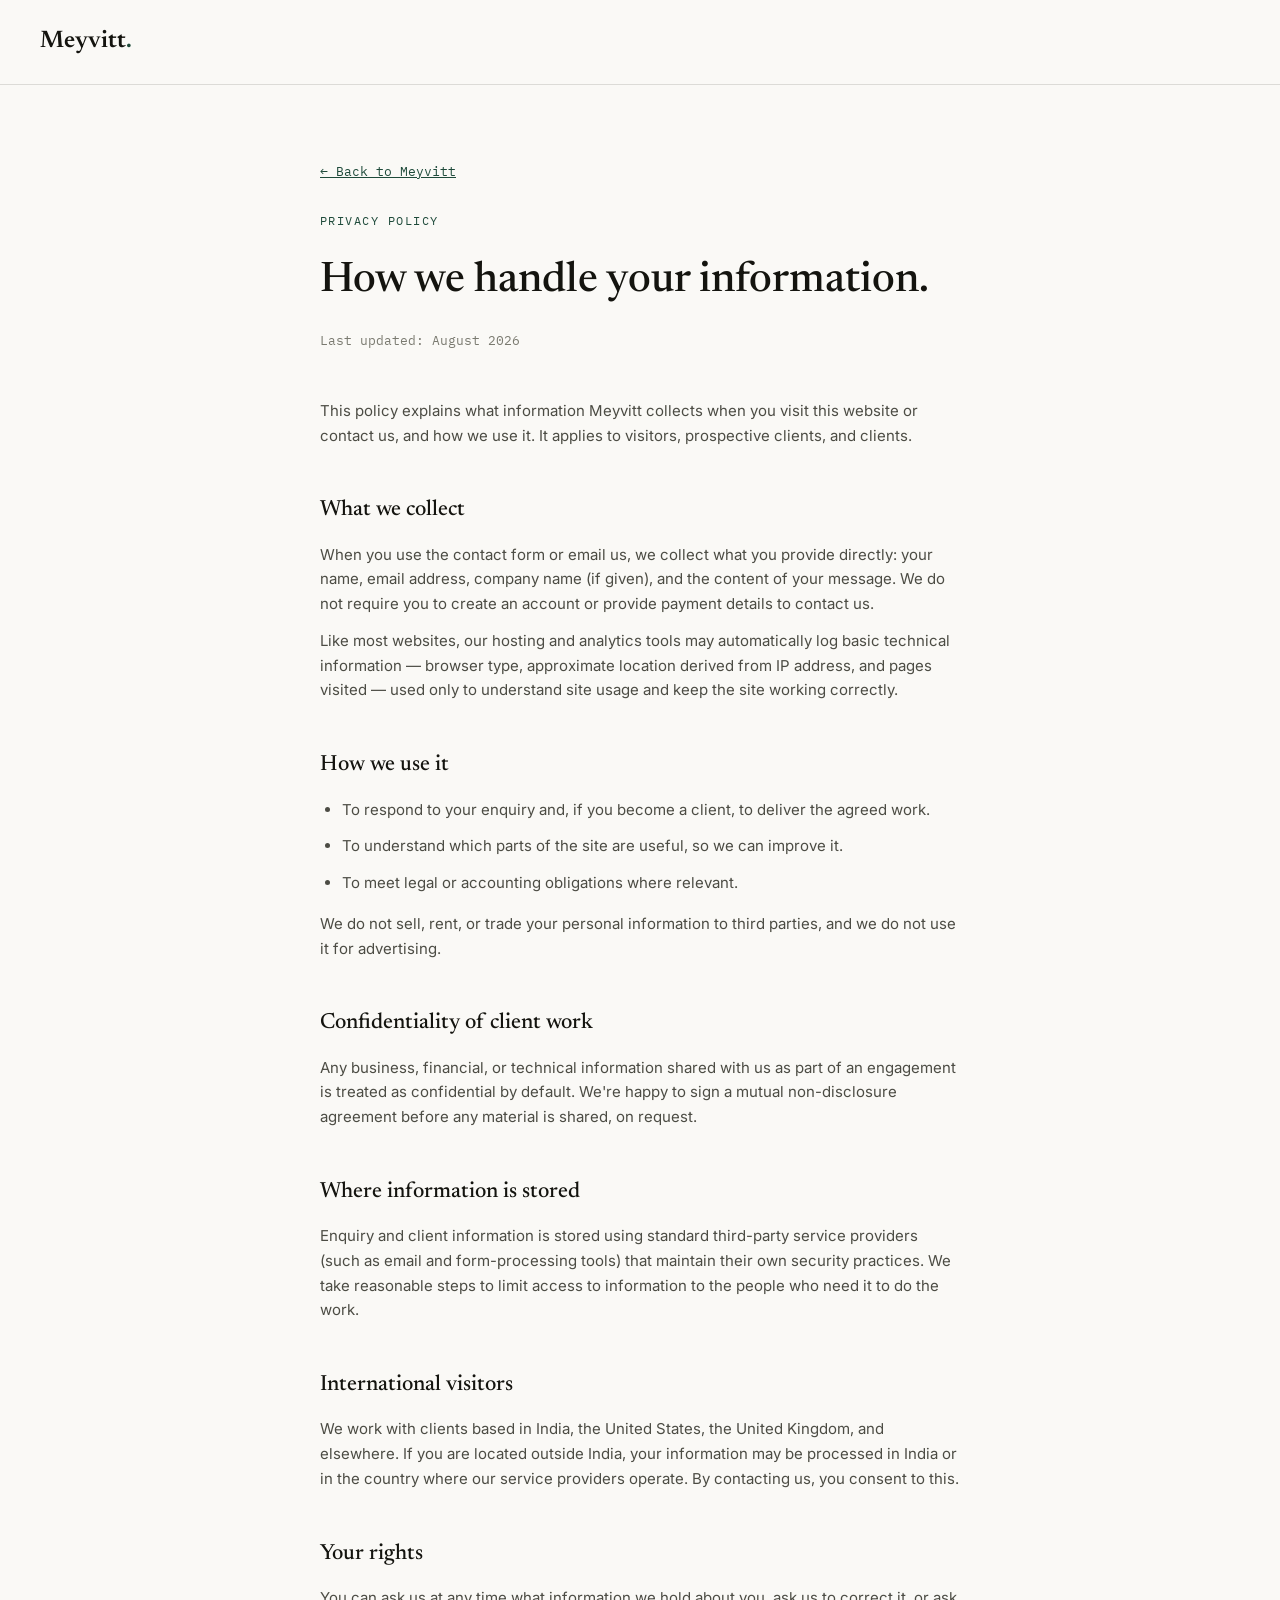
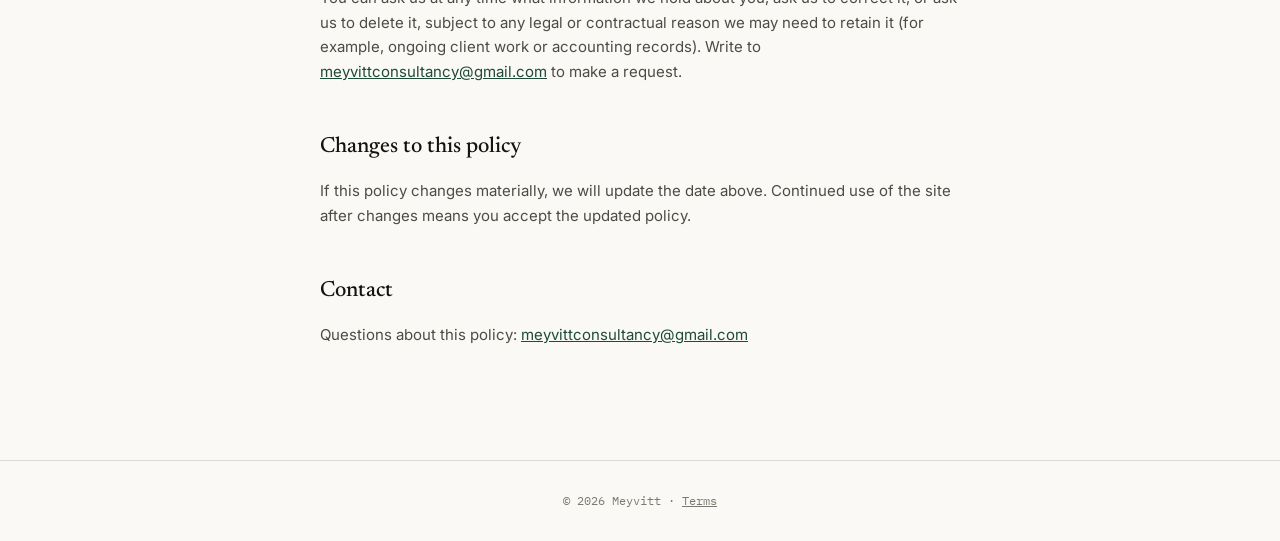
<file: privacy.html>
<!DOCTYPE html>
<html lang="en">
<head>
<meta charset="UTF-8">
<meta name="viewport" content="width=device-width, initial-scale=1.0">
<title>Privacy Policy | Meyvitt</title>
<meta name="description" content="How Meyvitt collects, uses and protects information from visitors and clients.">
<!-- Meyvitt Favicon -->
<link rel="icon" type="image/png" href="meyvitt.png">
<link rel="apple-touch-icon" href="meyvitt.png">
<link rel="preconnect" href="https://fonts.googleapis.com">
<link href="https://fonts.googleapis.com/css2?family=Newsreader:ital,opsz,wght@0,6..72,400;0,6..72,500;0,6..72,600&family=IBM+Plex+Mono:wght@400;500&family=Inter:wght@400;500;600;700&display=swap" rel="stylesheet">
<style>
  :root{
    --ink:#14140f; --ink-70:#4c4c44; --ink-50:#7a7a70;
    --paper:#faf9f6; --paper-2:#f0efe9; --forest:#1e4a3a;
    --line:rgba(20,20,15,0.13); --display:'Newsreader', serif; --mono:'IBM Plex Mono', monospace; --body:'Inter', sans-serif;
  }
  *{box-sizing:border-box; margin:0; padding:0;}
  body{background:var(--paper); color:var(--ink); font-family:var(--body); line-height:1.65;}
  a{color:var(--forest);}
  a:focus-visible{outline:2px solid var(--forest); outline-offset:3px;}
  header{border-bottom:1px solid var(--line); padding:22px 40px;}
  .logo{font-family:var(--display); font-weight:600; font-size:24px; text-decoration:none; color:var(--ink);}
  .logo em{font-style:normal; color:var(--forest);}
  main{max-width:720px; margin:0 auto; padding:72px 40px 100px;}
  .eyebrow{font-family:var(--mono); font-size:11.5px; letter-spacing:0.13em; text-transform:uppercase; color:var(--forest); margin-bottom:16px;}
  h1{font-family:var(--display); font-weight:500; font-size:clamp(30px,4vw,42px); margin-bottom:14px;}
  .updated{font-family:var(--mono); font-size:12.5px; color:var(--ink-50); margin-bottom:48px;}
  h2{font-family:var(--display); font-weight:500; font-size:22px; margin:44px 0 14px;}
  p, li{font-size:15px; color:var(--ink-70); margin-bottom:12px;}
  ul{padding-left:22px; margin-bottom:16px;}
  footer{border-top:1px solid var(--line); padding:30px 40px; text-align:center; font-family:var(--mono); font-size:12px; color:var(--ink-50);}
  .back{display:inline-block; margin-bottom:30px; font-family:var(--mono); font-size:13px;}
</style>
</head>
<body>
<header><a href="index.html" class="logo">Meyvitt<em>.</em></a></header>
<main>
  <a href="index.html" class="back">← Back to Meyvitt</a>
  <div class="eyebrow">Privacy Policy</div>
  <h1>How we handle your information.</h1>
  <p class="updated">Last updated: August 2026</p>

  <p>This policy explains what information Meyvitt collects when you visit this website or contact us, and how we use it. It applies to visitors, prospective clients, and clients.</p>

  <h2>What we collect</h2>
  <p>When you use the contact form or email us, we collect what you provide directly: your name, email address, company name (if given), and the content of your message. We do not require you to create an account or provide payment details to contact us.</p>
  <p>Like most websites, our hosting and analytics tools may automatically log basic technical information — browser type, approximate location derived from IP address, and pages visited — used only to understand site usage and keep the site working correctly.</p>

  <h2>How we use it</h2>
  <ul>
    <li>To respond to your enquiry and, if you become a client, to deliver the agreed work.</li>
    <li>To understand which parts of the site are useful, so we can improve it.</li>
    <li>To meet legal or accounting obligations where relevant.</li>
  </ul>
  <p>We do not sell, rent, or trade your personal information to third parties, and we do not use it for advertising.</p>

  <h2>Confidentiality of client work</h2>
  <p>Any business, financial, or technical information shared with us as part of an engagement is treated as confidential by default. We're happy to sign a mutual non-disclosure agreement before any material is shared, on request.</p>

  <h2>Where information is stored</h2>
  <p>Enquiry and client information is stored using standard third-party service providers (such as email and form-processing tools) that maintain their own security practices. We take reasonable steps to limit access to information to the people who need it to do the work.</p>

  <h2>International visitors</h2>
  <p>We work with clients based in India, the United States, the United Kingdom, and elsewhere. If you are located outside India, your information may be processed in India or in the country where our service providers operate. By contacting us, you consent to this.</p>

  <h2>Your rights</h2>
  <p>You can ask us at any time what information we hold about you, ask us to correct it, or ask us to delete it, subject to any legal or contractual reason we may need to retain it (for example, ongoing client work or accounting records). Write to <a href="mailto:meyvittconsultancy@gmail.com">meyvittconsultancy@gmail.com</a> to make a request.</p>

  <h2>Changes to this policy</h2>
  <p>If this policy changes materially, we will update the date above. Continued use of the site after changes means you accept the updated policy.</p>

  <h2>Contact</h2>
  <p>Questions about this policy: <a href="mailto:meyvittconsultancy@gmail.com">meyvittconsultancy@gmail.com</a></p>
</main>
<footer>© 2026 Meyvitt · <a href="terms.html" style="color:inherit;">Terms</a></footer>
</body>
</html>
</file>
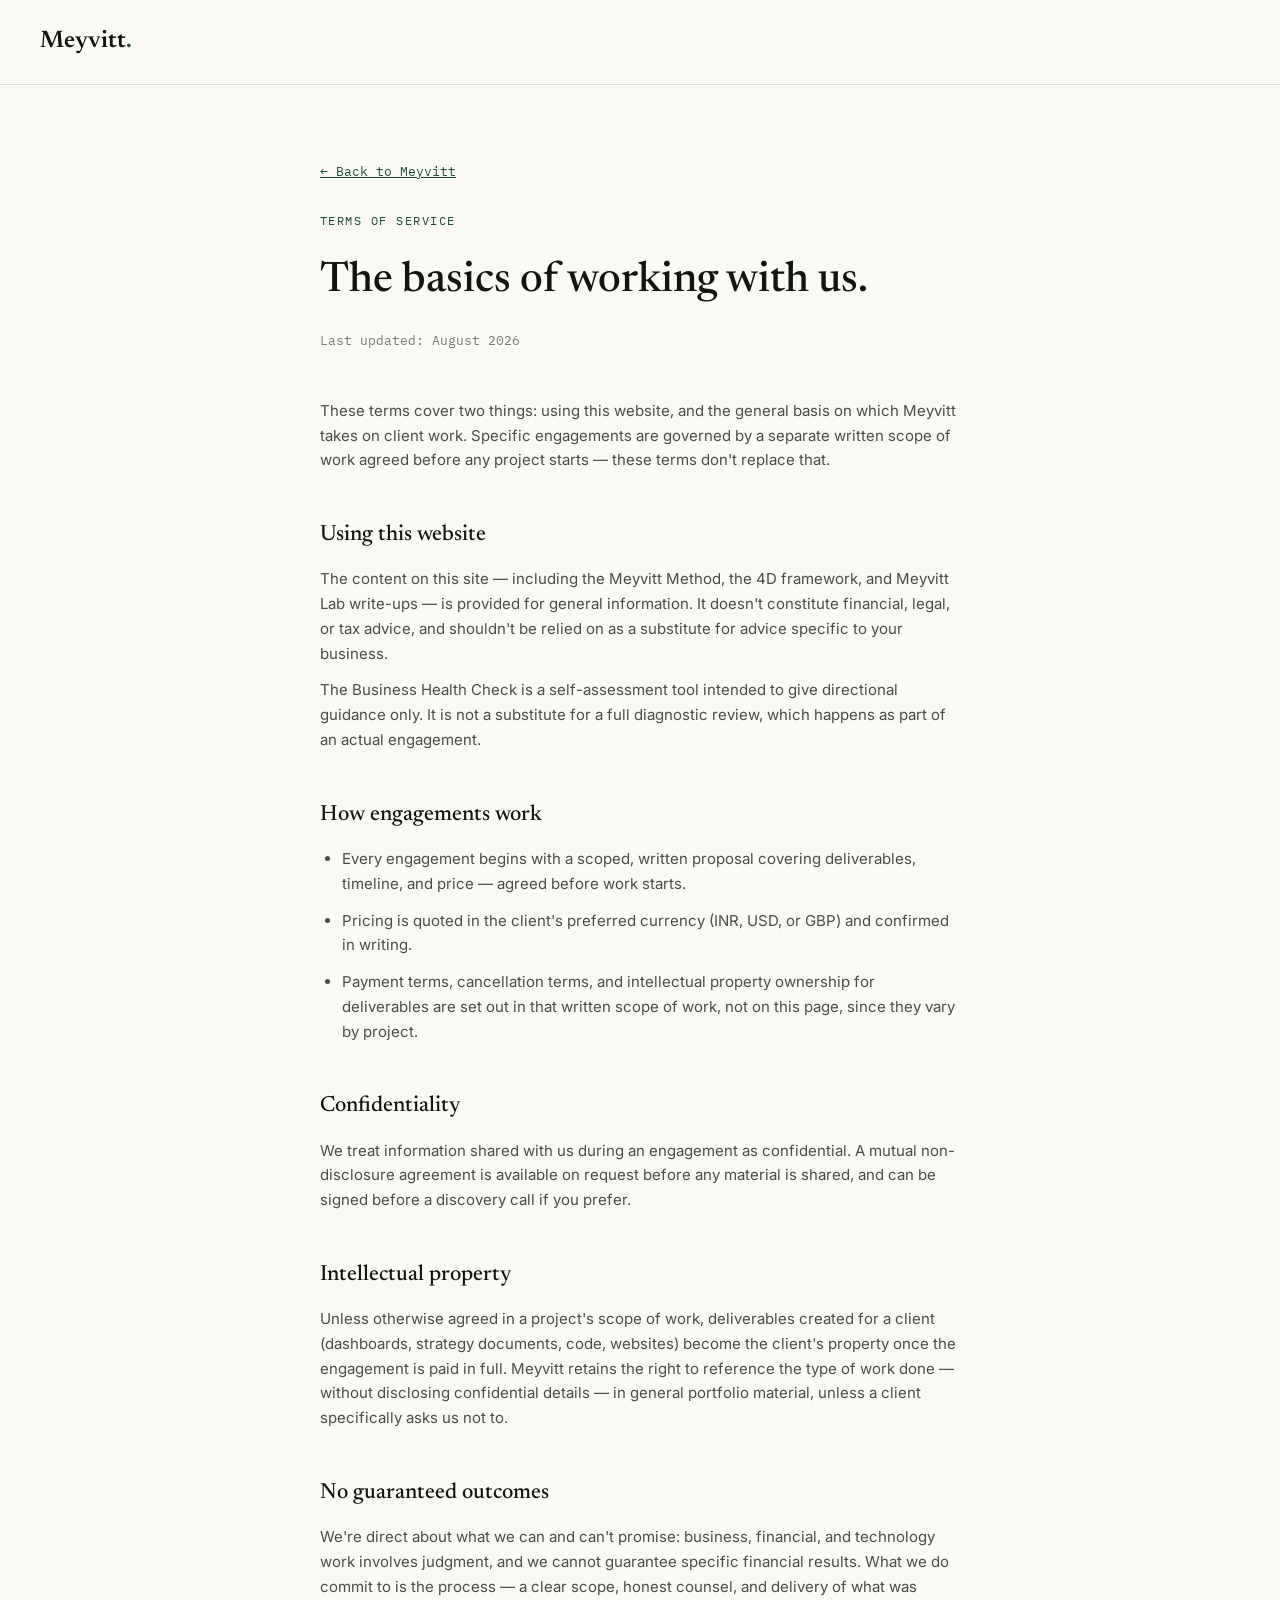
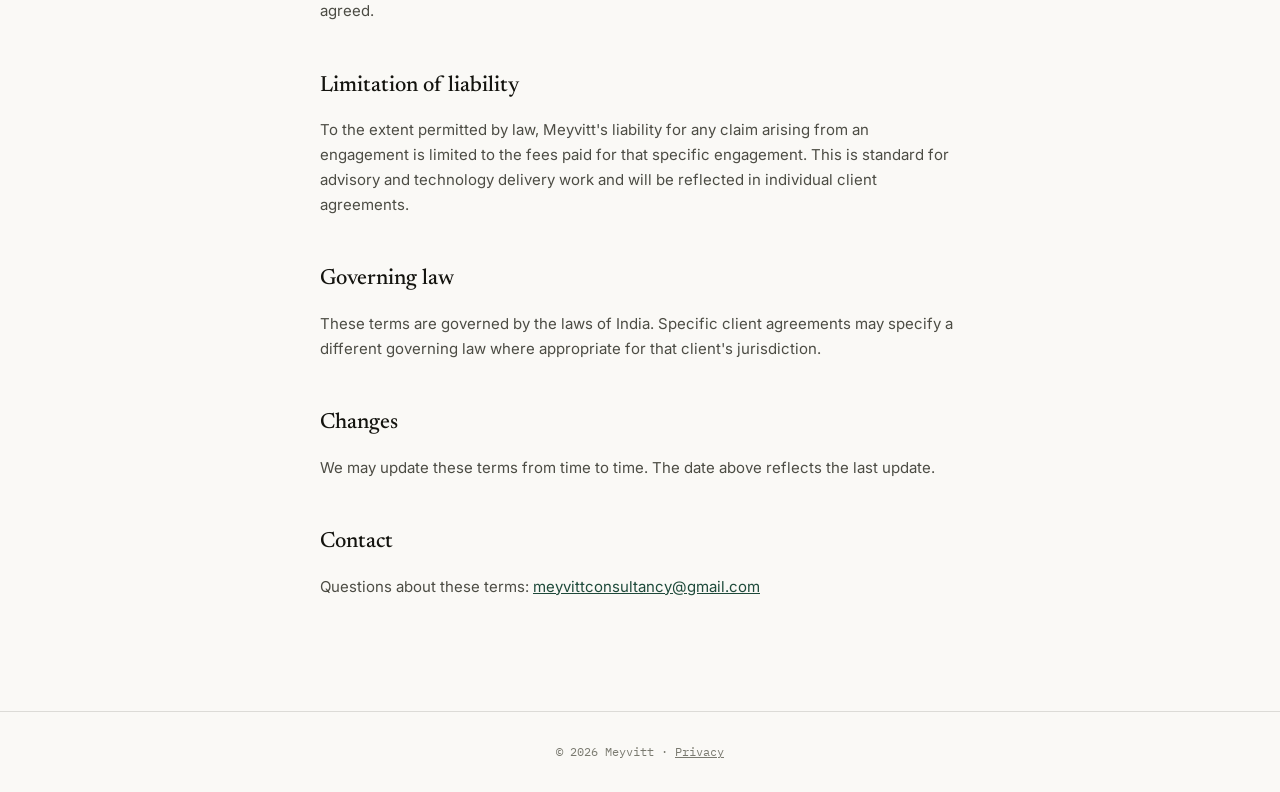
<file: terms.html>
<!DOCTYPE html>
<html lang="en">
<head>
<meta charset="UTF-8">
<meta name="viewport" content="width=device-width, initial-scale=1.0">
<title>Terms of Service | Meyvitt</title>
<meta name="description" content="Terms governing use of the Meyvitt website and engagement with Meyvitt services.">
<!-- Meyvitt Favicon -->
<link rel="icon" type="image/png" href="meyvitt.png">
<link rel="apple-touch-icon" href="meyvitt.png">
<link rel="preconnect" href="https://fonts.googleapis.com">
<link href="https://fonts.googleapis.com/css2?family=Newsreader:ital,opsz,wght@0,6..72,400;0,6..72,500;0,6..72,600&family=IBM+Plex+Mono:wght@400;500&family=Inter:wght@400;500;600;700&display=swap" rel="stylesheet">
<style>
  :root{
    --ink:#14140f; --ink-70:#4c4c44; --ink-50:#7a7a70;
    --paper:#faf9f6; --paper-2:#f0efe9; --forest:#1e4a3a;
    --line:rgba(20,20,15,0.13); --display:'Newsreader', serif; --mono:'IBM Plex Mono', monospace; --body:'Inter', sans-serif;
  }
  *{box-sizing:border-box; margin:0; padding:0;}
  body{background:var(--paper); color:var(--ink); font-family:var(--body); line-height:1.65;}
  a{color:var(--forest);}
  a:focus-visible{outline:2px solid var(--forest); outline-offset:3px;}
  header{border-bottom:1px solid var(--line); padding:22px 40px;}
  .logo{font-family:var(--display); font-weight:600; font-size:24px; text-decoration:none; color:var(--ink);}
  .logo em{font-style:normal; color:var(--forest);}
  main{max-width:720px; margin:0 auto; padding:72px 40px 100px;}
  .eyebrow{font-family:var(--mono); font-size:11.5px; letter-spacing:0.13em; text-transform:uppercase; color:var(--forest); margin-bottom:16px;}
  h1{font-family:var(--display); font-weight:500; font-size:clamp(30px,4vw,42px); margin-bottom:14px;}
  .updated{font-family:var(--mono); font-size:12.5px; color:var(--ink-50); margin-bottom:48px;}
  h2{font-family:var(--display); font-weight:500; font-size:22px; margin:44px 0 14px;}
  p, li{font-size:15px; color:var(--ink-70); margin-bottom:12px;}
  ul{padding-left:22px; margin-bottom:16px;}
  footer{border-top:1px solid var(--line); padding:30px 40px; text-align:center; font-family:var(--mono); font-size:12px; color:var(--ink-50);}
  .back{display:inline-block; margin-bottom:30px; font-family:var(--mono); font-size:13px;}
</style>
</head>
<body>
<header><a href="index.html" class="logo">Meyvitt<em>.</em></a></header>
<main>
  <a href="index.html" class="back">← Back to Meyvitt</a>
  <div class="eyebrow">Terms of Service</div>
  <h1>The basics of working with us.</h1>
  <p class="updated">Last updated: August 2026</p>

  <p>These terms cover two things: using this website, and the general basis on which Meyvitt takes on client work. Specific engagements are governed by a separate written scope of work agreed before any project starts — these terms don't replace that.</p>

  <h2>Using this website</h2>
  <p>The content on this site — including the Meyvitt Method, the 4D framework, and Meyvitt Lab write-ups — is provided for general information. It doesn't constitute financial, legal, or tax advice, and shouldn't be relied on as a substitute for advice specific to your business.</p>
  <p>The Business Health Check is a self-assessment tool intended to give directional guidance only. It is not a substitute for a full diagnostic review, which happens as part of an actual engagement.</p>

  <h2>How engagements work</h2>
  <ul>
    <li>Every engagement begins with a scoped, written proposal covering deliverables, timeline, and price — agreed before work starts.</li>
    <li>Pricing is quoted in the client's preferred currency (INR, USD, or GBP) and confirmed in writing.</li>
    <li>Payment terms, cancellation terms, and intellectual property ownership for deliverables are set out in that written scope of work, not on this page, since they vary by project.</li>
  </ul>

  <h2>Confidentiality</h2>
  <p>We treat information shared with us during an engagement as confidential. A mutual non-disclosure agreement is available on request before any material is shared, and can be signed before a discovery call if you prefer.</p>

  <h2>Intellectual property</h2>
  <p>Unless otherwise agreed in a project's scope of work, deliverables created for a client (dashboards, strategy documents, code, websites) become the client's property once the engagement is paid in full. Meyvitt retains the right to reference the type of work done — without disclosing confidential details — in general portfolio material, unless a client specifically asks us not to.</p>

  <h2>No guaranteed outcomes</h2>
  <p>We're direct about what we can and can't promise: business, financial, and technology work involves judgment, and we cannot guarantee specific financial results. What we do commit to is the process — a clear scope, honest counsel, and delivery of what was agreed.</p>

  <h2>Limitation of liability</h2>
  <p>To the extent permitted by law, Meyvitt's liability for any claim arising from an engagement is limited to the fees paid for that specific engagement. This is standard for advisory and technology delivery work and will be reflected in individual client agreements.</p>

  <h2>Governing law</h2>
  <p>These terms are governed by the laws of India. Specific client agreements may specify a different governing law where appropriate for that client's jurisdiction.</p>

  <h2>Changes</h2>
  <p>We may update these terms from time to time. The date above reflects the last update.</p>

  <h2>Contact</h2>
  <p>Questions about these terms: <a href="meyvittconsultancy@gmail.com">meyvittconsultancy@gmail.com</a></p>
</main>
<footer>© 2026 Meyvitt · <a href="privacy.html" style="color:inherit;">Privacy</a></footer>
</body>
</html>
</file>
<file: AIAgent/style.css>
/* =========================================================
   AI CUSTOMER & SALES AGENT
   Premium White-Label Widget
   ========================================================= */


/* =========================================================
   GLOBAL
   ========================================================= */

:root {

    --brand-primary: #111111;
    --brand-secondary: #f5f5f5;

    --text-primary: #171717;
    --text-secondary: #666666;
    --text-muted: #999999;

    --border: #e9e9e9;
    --border-dark: #dedede;

    --surface: #ffffff;
    --surface-soft: #fafafa;

    --user-message: #111111;

    --shadow-widget:
        0 24px 80px rgba(0, 0, 0, 0.16),
        0 8px 30px rgba(0, 0, 0, 0.08);

    --shadow-card:
        0 4px 18px rgba(0, 0, 0, 0.05);

    --radius-widget: 22px;

    --widget-w: min(410px, 94vw);
    --widget-h: clamp(420px, 88dvh, 650px);

    --font:
        Inter,
        -apple-system,
        BlinkMacSystemFont,
        "Segoe UI",
        Roboto,
        Helvetica,
        Arial,
        sans-serif;
}


/* =========================================================
   PAGE DEMO
   ========================================================= */

* {
    box-sizing: border-box;
}

html,
body {
    margin: 0;
    padding: 0;

    font-family: var(--font);

    color: var(--text-primary);

    background: #f8f8f8;
}

body {
    min-height: 100vh;
}


/* =========================================================
   DEMO WEBSITE
   ========================================================= */

.demo-page {

    min-height: 100vh;

    display: flex;
    flex-direction: column;

    align-items: center;
    justify-content: center;

    text-align: center;

    padding: 40px;
}

.demo-page h1 {

    font-size: clamp(42px, 6vw, 72px);

    letter-spacing: -3px;

    margin: 0 0 18px;

    font-weight: 750;
}

.demo-page p {

    max-width: 720px;

    margin: 0;

    color: #777;

    font-size: 17px;

    line-height: 1.7;
}


/* =========================================================
   DEMO ARROW → AI AGENT
   ========================================================= */

.demo-arrow {
    position: fixed;
    right: clamp(40px, 8vw, 110px);
    bottom: clamp(40px, 7vh, 60px);
    width: clamp(220px, 26vw, 460px);
    aspect-ratio: 460 / 200;
    height: auto;
    pointer-events: none;
    z-index: 999;
}

.demo-arrow svg {
    width: 100%;
    height: 100%;
    overflow: visible;
}

.demo-arrow path {
    fill: none;
    stroke: #6b7280;
    stroke-width: 2.5;
    stroke-linecap: round;
    stroke-linejoin: round;
    stroke-dasharray: 6 6;
    marker-end: url(#arrowhead);
    animation: dashMove 1.2s linear infinite;
}

@keyframes dashMove {
    to { stroke-dashoffset: -24; }
}

.demo-arrow marker path {
    fill: #6b7280;
    stroke: none;
}

.demo-arrow span {
    position: absolute;
    top: -5px;
    left: 160px;
    font-size: 14px;
    font-weight: 600;
    color: #52525b;
    letter-spacing: 0.2px;
    white-space: nowrap;
    padding: 5px 12px;
    border-radius: 999px;
}


/* =========================================================
   ROBOT ICON — LAUNCHER
   ========================================================= */

.launcher-robot {
    position: relative;

    width: 30px;
    height: 30px;

    display: flex;
    align-items: center;
    justify-content: center;
}


/* Antenna */

.launcher-antenna {
    position: absolute;

    top: 1px;
    left: 50%;

    width: 2px;
    height: 6px;

    background: #ffffff;

    transform: translateX(-50%);
}


/* Antenna dot */

.launcher-antenna::before {
    content: "";

    position: absolute;

    width: 5px;
    height: 5px;

    border-radius: 50%;

    background: #ffffff;

    top: -4px;
    left: 50%;

    transform: translateX(-50%);
}


/* Robot face */

.launcher-face {
    position: relative;

    width: 25px;
    height: 20px;

    margin-top: 5px;

    border-radius: 7px;

    background: #ffffff;

    display: flex;

    align-items: center;
    justify-content: center;

    gap: 5px;

    box-shadow:
        0 2px 6px rgba(0, 0, 0, 0.15);
}


/* Robot eyes */

.launcher-face span {

    width: 4px;
    height: 4px;

    border-radius: 50%;

    background: #111111;
}

/* =========================================================
   AI ROBOT AVATAR
   ========================================================= */

.ai-robot {
    position: relative;

    width: 28px;
    height: 28px;

    display: flex;
    align-items: center;
    justify-content: center;
}


/* =========================================================
   ANTENNA
   ========================================================= */

.robot-antenna {
    position: absolute;

    top: 1px;
    left: 50%;

    width: 2px;
    height: 5px;

    background: #ffffff;

    transform: translateX(-50%);
}


/* Antenna dot */

.robot-antenna::before {
    content: "";

    position: absolute;

    width: 5px;
    height: 5px;

    border-radius: 50%;

    background: #ffffff;

    top: -4px;
    left: 50%;

    transform: translateX(-50%);
}


/* =========================================================
   ROBOT FACE
   ========================================================= */

.robot-face {
    position: absolute;

    top: 7px;
    left: 50%;

    width: 24px;
    height: 19px;

    transform: translateX(-50%);

    border-radius: 7px;

    background: #ffffff;

    display: flex;
    align-items: center;
    justify-content: center;

    gap: 5px;

    box-shadow:
        0 2px 5px rgba(0, 0, 0, 0.12);
}


/* =========================================================
   ROBOT EYES
   ========================================================= */

.robot-eye {
    width: 4px;
    height: 4px;

    border-radius: 50%;

    background: #111111;
}




/* =========================================================
   FLOATING LAUNCHER
   ========================================================= */

.agent-launcher {

    position: fixed;

    right: max(24px, env(safe-area-inset-right));
    bottom: max(24px, env(safe-area-inset-bottom));

    width: 62px;
    height: 62px;

    border: none;

    border-radius: 18px;

    background: var(--brand-primary);

    color: white;

    cursor: pointer;

    display: flex;

    align-items: center;
    justify-content: center;

    font-size: 23px;

    z-index: 9999;

    box-shadow:
        0 14px 38px rgba(0, 0, 0, 0.22);

    transition:
        transform 0.25s cubic-bezier(.2,.8,.2,1),
        box-shadow 0.25s ease;
}

.agent-launcher:hover {

    transform: translateY(-4px);

    box-shadow:
        0 18px 45px rgba(0, 0, 0, 0.26);
}

.agent-launcher:active {

    transform: scale(0.95);
}


/* =========================================================
   CHAT WIDGET
   ========================================================= */

.chat-widget {

    position: fixed;

    right: 0;
    bottom: 0;

    width: var(--widget-w);
    height: var(--widget-h);

    background: var(--surface);

    border-radius:
        var(--radius-widget)
        var(--radius-widget)
        0
        0;

    overflow: hidden;

    display: flex;

    flex-direction: column;

    border: 1px solid rgba(0, 0, 0, 0.08);

    box-shadow: var(--shadow-widget);

    z-index: 9998;

    animation:
        chatOpen
        0.28s
        cubic-bezier(.2,.8,.2,1);
}


/* =========================================================
   OPEN ANIMATION
   ========================================================= */

@keyframes chatOpen {

    from {

        opacity: 0;

        transform:
            translateY(24px)
            scale(0.98);

    }

    to {

        opacity: 1;

        transform:
            translateY(0)
            scale(1);

    }
}


/* =========================================================
   HEADER
   ========================================================= */

.chat-header {

    min-height: 84px;

    padding:
        17px
        18px;

    background: var(--brand-primary);

    color: white;

    display: flex;

    align-items: center;

    justify-content: space-between;

    flex-shrink: 0;
}


/* ---------------------------------------------------------
   BRAND
   --------------------------------------------------------- */

.agent-brand {

    display: flex;

    align-items: center;

    gap: 12px;
}


/* ---------------------------------------------------------
   ASSISTANT AVATAR
   --------------------------------------------------------- */

.agent-logo {

    width: 46px;
    height: 46px;

    flex-shrink: 0;

    border-radius: 14px;

    background:
        linear-gradient(
            145deg,
            rgba(255,255,255,0.18),
            rgba(255,255,255,0.07)
        );

    border:
        1px solid
        rgba(255,255,255,0.15);

    display: flex;

    align-items: center;
    justify-content: center;

    backdrop-filter: blur(10px);

    box-shadow:
        inset 0 1px 0 rgba(255,255,255,0.12),
        0 5px 16px rgba(0,0,0,0.15);
}

.agent-logo span {

    font-size: 20px;

    line-height: 1;

    color: white;
}


/* ---------------------------------------------------------
   ASSISTANT NAME
   --------------------------------------------------------- */

.agent-brand h3 {

    margin: 0 0 4px;

    font-size: 15px;

    line-height: 1.2;

    font-weight: 650;

    letter-spacing: -0.2px;
}


/* ---------------------------------------------------------
   ONLINE STATUS
   --------------------------------------------------------- */

.agent-status {

    display: flex;

    align-items: center;

    gap: 5px;

    font-size: 11px;

    color:
        rgba(255,255,255,0.68);
}

.agent-status::first-letter {

    color: #ffffff;
}


/* =========================================================
   CLOSE BUTTON
   ========================================================= */

.close-button {

    width: 36px;
    height: 36px;

    flex-shrink: 0;

    border: none;

    border-radius: 11px;

    background:
        rgba(255,255,255,0.08);

    color: white;

    font-size: 22px;

    line-height: 1;

    cursor: pointer;

    display: flex;

    align-items: center;
    justify-content: center;

    transition:
        background 0.2s ease,
        transform 0.2s ease;
}

.close-button:hover {

    background:
        rgba(255,255,255,0.16);

    transform: scale(1.04);
}


/* =========================================================
   CHAT MESSAGES
   ========================================================= */

.chat-messages {

    flex: 1;

    min-height: 0;

    overflow-y: auto;

    padding:
        22px
        18px;

    background:
        linear-gradient(
            180deg,
            #fbfbfb 0%,
            #ffffff 100%
        );

    display: flex;

    flex-direction: column;

    gap: 14px;

    scrollbar-width: thin;

    scrollbar-color:
        #d4d4d4
        transparent;
}


/* ---------------------------------------------------------
   WEBKIT SCROLLBAR
   --------------------------------------------------------- */

.chat-messages::-webkit-scrollbar {

    width: 5px;
}

.chat-messages::-webkit-scrollbar-track {

    background: transparent;
}

.chat-messages::-webkit-scrollbar-thumb {

    background: #d4d4d4;

    border-radius: 999px;
}


/* =========================================================
   MESSAGE
   ========================================================= */

.message {

    max-width: 84%;

    padding:
        12px
        14px;

    border-radius: 16px;

    font-size: 13.5px;

    line-height: 1.55;

    word-break: break-word;

    animation:
        messageIn
        0.22s
        ease;
}


/* ---------------------------------------------------------
   MESSAGE ANIMATION
   --------------------------------------------------------- */

@keyframes messageIn {

    from {

        opacity: 0;

        transform:
            translateY(6px);

    }

    to {

        opacity: 1;

        transform:
            translateY(0);

    }
}


/* =========================================================
   AGENT MESSAGE
   ========================================================= */

.message.agent {

    align-self: flex-start;

    color: #2d2d2d;

    background: #ffffff;

    border:
        1px solid
        #eeeeee;

    border-bottom-left-radius: 6px;

    box-shadow:
        0 2px 10px rgba(0,0,0,0.025);
}


/* =========================================================
   USER MESSAGE
   ========================================================= */

.message.user {

    align-self: flex-end;

    color: #ffffff;

    background: var(--user-message);

    border:
        1px solid
        var(--user-message);

    border-bottom-right-radius: 6px;

    box-shadow:
        0 4px 12px rgba(0,0,0,0.10);
}


/* =========================================================
   QUICK ACTIONS
   ========================================================= */

.quick-actions {

    flex-shrink: 0;

    padding:
        11px
        14px;

    display: flex;

    align-items: center;

    gap: 8px;

    overflow-x: auto;

    background: #ffffff;

    border-top:
        1px solid
        #eeeeee;

    scrollbar-width: none;
}


/* REMOVE HORIZONTAL SCROLLBAR */

.quick-actions::-webkit-scrollbar {

    display: none;

    width: 0;
    height: 0;
}


/* =========================================================
   QUICK ACTION BUTTON
   ========================================================= */

.quick-action {

    flex:
        0 0 auto;

    white-space: nowrap;

    padding:
        9px
        14px;

    border:
        1px solid
        #e4e4e4;

    border-radius: 999px;

    background: #ffffff;

    color: #3c3c3c;

    font-family: inherit;

    font-size: 11.5px;

    font-weight: 500;

    cursor: pointer;

    transition:
        background 0.2s ease,
        border-color 0.2s ease,
        transform 0.2s ease,
        box-shadow 0.2s ease;
}

.quick-action:hover {

    background: #f7f7f7;

    border-color: #d2d2d2;

    transform: translateY(-1px);

    box-shadow:
        0 3px 8px rgba(0,0,0,0.04);
}

.quick-action:active {

    transform: scale(0.97);
}


/* =========================================================
   INPUT AREA
   ========================================================= */

.chat-input-container {

    flex-shrink: 0;

    padding:
        12px
        14px
        15px;

    background: #ffffff;

    border-top:
        1px solid
        #eeeeee;

    display: flex;

    align-items: center;

    gap: 9px;
}


/* =========================================================
   INPUT
   ========================================================= */

.chat-input-container input {

    flex: 1;

    min-width: 0;

    height: 48px;

    padding:
        0
        16px;

    border:
        1px solid
        #dfdfdf;

    border-radius: 15px;

    outline: none;

    background: #fafafa;

    color: #222222;

    font-family: inherit;

    font-size: 16px;

    transition:
        border-color 0.2s ease,
        background 0.2s ease,
        box-shadow 0.2s ease;
}

.chat-input-container input::placeholder {

    color: #9b9b9b;
}

.chat-input-container input:hover {

    border-color: #d1d1d1;
}

.chat-input-container input:focus {

    background: #ffffff;

    border-color: #bcbcbc;

    box-shadow:
        0 0 0 3px
        rgba(0,0,0,0.035);
}


/* =========================================================
   SEND BUTTON
   ========================================================= */

.chat-input-container button {

    width: 46px;
    height: 46px;

    flex-shrink: 0;

    border: none;

    border-radius: 14px;

    background: var(--brand-primary);

    color: white;

    font-family: inherit;

    font-size: 17px;

    cursor: pointer;

    display: flex;

    align-items: center;
    justify-content: center;

    transition:
        transform 0.2s ease,
        opacity 0.2s ease,
        box-shadow 0.2s ease;
}

.chat-input-container button:hover {

    transform: translateY(-2px);

    opacity: 0.92;

    box-shadow:
        0 6px 16px rgba(0,0,0,0.15);
}

.chat-input-container button:active {

    transform: scale(0.94);
}


/* =========================================================
   TYPING INDICATOR
   ========================================================= */

.typing {

    display: flex;

    align-items: center;

    gap: 4px;

    padding:
        13px
        15px;

    width: fit-content;
}

.typing span {

    width: 5px;
    height: 5px;

    border-radius: 50%;

    background: #999999;

    animation:
        typingBounce
        1.2s
        infinite ease-in-out;
}

.typing span:nth-child(2) {

    animation-delay: 0.15s;
}

.typing span:nth-child(3) {

    animation-delay: 0.3s;
}

@keyframes typingBounce {

    0%,
    60%,
    100% {

        transform: translateY(0);

        opacity: 0.45;
    }

    30% {

        transform: translateY(-3px);

        opacity: 1;
    }
}


/* =========================================================
   PRODUCT CARD
   ========================================================= */

.product-card {

    margin-top: 12px;

    padding: 15px;

    background: #ffffff;

    border:
        1px solid
        #e8e8e8;

    border-radius: 16px;

    box-shadow: var(--shadow-card);

    transition:
        transform 0.2s ease,
        box-shadow 0.2s ease;
}

.product-card:hover {

    transform: translateY(-1px);

    box-shadow:
        0 8px 24px rgba(0,0,0,0.07);
}


/* =========================================================
   PRODUCT NAME
   ========================================================= */

.product-card h4 {

    margin:
        0
        0
        7px;

    color: #171717;

    font-size: 14px;

    font-weight: 650;

    letter-spacing: -0.15px;
}


/* =========================================================
   PRODUCT DESCRIPTION
   ========================================================= */

.product-card p {

    margin:
        0
        12px;

    color: #666666;

    font-size: 12px;

    line-height: 1.55;
}


/* =========================================================
   PRODUCT PRICE
   ========================================================= */

.product-price {

    margin-bottom: 12px;

    color: #111111;

    font-size: 16px;

    font-weight: 700;
}


/* =========================================================
   PRODUCT CTA
   ========================================================= */

.product-cta {

    width: 100%;

    height: 38px;

    padding:
        0
        14px;

    border: none;

    border-radius: 11px;

    background: var(--brand-primary);

    color: #ffffff;

    font-family: inherit;

    font-size: 11.5px;

    font-weight: 600;

    cursor: pointer;

    display: flex;

    align-items: center;

    justify-content: center;

    gap: 6px;

    transition:
        transform 0.2s ease,
        opacity 0.2s ease,
        box-shadow 0.2s ease;
}

.product-cta:hover {

    opacity: 0.92;

    transform: translateY(-1px);

    box-shadow:
        0 5px 14px rgba(0,0,0,0.14);
}

.product-cta:active {

    transform: scale(0.98);
}


/* =========================================================
   AI POWERED LABEL
   ========================================================= */

.ai-powered {

    flex-shrink: 0;

    display: flex;

    align-items: center;

    justify-content: center;

    gap: 7px;

    padding:
        8px
        0
        11px;

    color: #999999;

    font-size: 12px;

    font-weight: 500;

    letter-spacing: 0.1px;

    background: #ffffff;
}

.ai-powered img {

    width: 17px;
    height: 17px;

    object-fit: contain;

    border-radius: 3px;

    opacity: 0.9;
}

.ai-powered span {

    line-height: 1;
}


/* =========================================================
   WELCOME / SALES INTRO
   ========================================================= */

.welcome-message {

    width: 100%;

    display: flex;

    flex-direction: column;

    align-items: center;

    text-align: center;

    padding:
        14px
        8px
        6px;

    animation:
        messageIn
        0.35s
        ease;
}


/* ---------------------------------------------------------
   WELCOME ICON
   --------------------------------------------------------- */

.welcome-icon {

    position: relative;

    overflow: hidden;

    width: 48px;
    height: 48px;

    margin-bottom: 12px;

    border-radius: 15px;

    background: var(--brand-primary);

    color: #ffffff;

    display: flex;

    align-items: center;
    justify-content: center;

    font-size: 19px;

    box-shadow:
        0 8px 20px rgba(0,0,0,0.12);
}

.robot-icon-scale {

    position: relative;

    width: 28px;
    height: 28px;

    transform: scale(1.714);

}


/* ---------------------------------------------------------
   WELCOME TITLE
   --------------------------------------------------------- */

.welcome-message h2 {

    margin:
        0
        0
        6px;

    color: #171717;

    font-size: 18px;

    font-weight: 700;

    letter-spacing: -0.4px;
}


/* ---------------------------------------------------------
   WELCOME DESCRIPTION
   --------------------------------------------------------- */

.welcome-message p {

    max-width: 280px;

    margin:
        0
        0
        17px;

    color: #777777;

    font-size: 12px;

    line-height: 1.55;
}


/* =========================================================
   WELCOME ACTION CARDS
   ========================================================= */

.welcome-actions {

    width: 100%;

    display: flex;

    flex-direction: column;

    gap: 8px;
}

.welcome-action {

    width: 100%;

    padding:
        11px
        13px;

    border:
        1px solid
        #e7e7e7;

    border-radius: 12px;

    background: #ffffff;

    color: #333333;

    font-family: inherit;

    font-size: 12px;

    font-weight: 500;

    text-align: center;

    cursor: pointer;

    display: flex;

    align-items: center;

    justify-content: center;

    transition:
        background 0.2s ease,
        border-color 0.2s ease,
        transform 0.2s ease,
        box-shadow 0.2s ease;
}

.welcome-action:hover {

    background: #fafafa;

    border-color: #d7d7d7;

    transform: translateY(-1px);

    box-shadow:
        0 4px 12px rgba(0,0,0,0.04);
}


/* =========================================================
   UTILITY
   ========================================================= */

.hidden {

    display: none !important;
}


/* =========================================================
   FOCUS ACCESSIBILITY
   ========================================================= */

button:focus-visible,
input:focus-visible {

    outline:
        2px solid
        var(--brand-primary);

    outline-offset: 2px;
}


/* =========================================================
   TABLET
   ========================================================= */

@media (max-width: 900px) and (min-width: 601px) {

    .chat-widget {
        width: min(380px, 92vw);
        height: min(600px, 82dvh);
    }

    .demo-arrow {
        right: 60px;
        bottom: 100px;
        width: clamp(180px, 30vw, 300px);
        height: clamp(90px, 14vh, 150px);
    }

    .demo-arrow span {
        font-size: 12px;
        padding: 4px 10px;
    }

    .agent-launcher {
        width: 56px;
        height: 56px;
    }
}


/* =========================================================
   MOBILE
   ========================================================= */

@media (max-width: 600px) {

    .demo-page {
        padding: 20px 16px;
    }

    .demo-page h1 {
        letter-spacing: -2px;
    }

    .demo-page p {
        font-size: 15px;
    }

    .demo-arrow {
        right: 20px;
        bottom: 88px;
        width: 90px;
        height: 60px;
    }

    .demo-arrow svg {
        display: none;
    }

    .demo-arrow span {
        top: auto;
        bottom: 0;
        left: auto;
        right: 0;
        font-size: 11px;
        padding: 4px 9px;
    }

    .agent-launcher {
        right: max(16px, env(safe-area-inset-right));
        bottom: max(16px, env(safe-area-inset-bottom));
        width: 58px;
        height: 58px;
    }

    .chat-widget {
        width: 100vw;
        height: calc(var(--app-vh, 100dvh) - max(28px, env(safe-area-inset-top) + 14px));
        right: 0;
        bottom: 0;
        border: none;
        /* keeps the top-rounded corners from the default rule instead of squaring them off */
    }

    .chat-header {
        min-height: 68px;
        padding: 14px 16px;
    }

    .agent-logo {
        width: 38px;
        height: 38px;
        border-radius: 11px;
    }

    .chat-messages {
        padding: 16px 14px;
    }

    .message {
        max-width: 88%;
    }

    .quick-actions {
        padding: 9px 12px;
    }

    .quick-action {
        padding: 8px 12px;
        font-size: 11px;
    }

    .chat-input-container {
        padding: 10px 12px max(13px, env(safe-area-inset-bottom));
    }

    .chat-input-container input {
        height: 44px;
        font-size: 13px;
    }

    .chat-input-container button {
        width: 42px;
        height: 42px;
    }

    .welcome-icon {
        width: 42px;
        height: 42px;
    }

    .product-card,
    .comparison-product {
        padding: 13px;
    }

    .product-image {
        height: 100px;
    }

    .comparison-image {
        height: 80px;
    }
}


/* =========================================================
   SHORT / LANDSCAPE PHONES
   (prevents header + welcome content from getting
   squeezed out on landscape mobile)
   ========================================================= */

@media (max-height: 500px) and (orientation: landscape) {

    .chat-header {
        min-height: 56px;
        padding: 10px 16px;
    }

    .agent-logo {
        width: 34px;
        height: 34px;
    }

    .welcome-icon {
        width: 34px;
        height: 34px;
        margin-bottom: 6px;
    }

    .welcome-message {
        padding: 8px 8px 4px;
    }

    .welcome-message p {
        margin-bottom: 8px;
    }

    .chat-messages {
        padding: 10px 14px;
        gap: 8px;
    }

    .quick-actions {
        padding: 6px 12px;
    }

    .chat-input-container {
        padding: 8px 12px max(8px, env(safe-area-inset-bottom));
    }

    .chat-input-container input,
    .chat-input-container button {
        height: 40px;
    }
}


/* =========================================================
   VERY SMALL PHONES
   ========================================================= */

@media (max-width: 360px) {

    .demo-page h1 {
        letter-spacing: -1px;
    }

    .welcome-message h2 {
        font-size: 16px;
    }

    .welcome-message p {
        max-width: 240px;
        font-size: 11.5px;
    }

    .quick-action {
        padding: 7px 10px;
        font-size: 10.5px;
    }

    .agent-launcher {
        width: 54px;
        height: 54px;
        font-size: 20px;
    }
}


/* =========================================================
   MOBILE BACKDROP
   ========================================================= */

.chat-backdrop {
    display: none;
}

@media (max-width: 600px) {

    body:has(#chatWidget:not(.hidden)) .chat-backdrop {
        display: block;
        position: fixed;
        inset: 0;
        background: rgba(0, 0, 0, 0.45);
        z-index: 9997;
        animation: backdropIn 0.25s ease;
    }
}

@keyframes backdropIn {
    from { opacity: 0; }
    to { opacity: 1; }
}


/* =========================================================
   REDUCED MOTION
   ========================================================= */

@media (prefers-reduced-motion: reduce) {

    *,
    *::before,
    *::after {

        animation-duration: 0.01ms !important;

        animation-iteration-count: 1 !important;

        transition-duration: 0.01ms !important;
    }
}

/* =========================================================
   SALES PRODUCT CARD
========================================================= */

.sales-intro,
.comparison-intro {
    margin-bottom: 10px;
}


/* Product card */

.product-card {

    margin-top: 10px;

    padding: 16px;

    background: #ffffff;

    border: 1px solid #e7e7e7;

    border-radius: 16px;

    box-shadow:
        0 6px 20px rgba(0, 0, 0, 0.06);

}


/* Header */

.product-card-header {

    display: flex;

    align-items: flex-start;

    justify-content: space-between;

    gap: 12px;

}


.product-card-header h4 {

    margin: 0;

    font-size: 16px;

    font-weight: 700;

    color: #111111;

}


.product-price {

    font-size: 16px;

    font-weight: 700;

    color: #111111;

    white-space: nowrap;

}


/* Description */

.product-description {

    margin: 10px 0 14px;

    font-size: 13px;

    line-height: 1.55;

    color: #666666;

}


/* Features */

.product-features {

    display: flex;

    flex-direction: column;

    gap: 7px;

    margin-bottom: 14px;

}


.product-feature {

    display: flex;

    align-items: center;

    gap: 8px;

    font-size: 12px;

    color: #333333;

}


.product-feature span {

    display: inline-flex;

    align-items: center;
    justify-content: center;

    width: 18px;
    height: 18px;

    border-radius: 50%;

    background: #111111;

    color: #ffffff;

    font-size: 10px;

}


/* Best for */

.product-best-for {

    display: flex;

    flex-direction: column;

    gap: 4px;

    padding: 10px;

    margin-bottom: 14px;

    background: #f7f7f7;

    border-radius: 10px;

}


.product-best-for strong {

    font-size: 11px;

    text-transform: uppercase;

    letter-spacing: 0.04em;

    color: #888888;

}


.product-best-for span {

    font-size: 12px;

    line-height: 1.4;

    color: #333333;

}


/* CTA */

.product-cta {

    width: 100%;

    padding: 11px 14px;

    border: none;

    border-radius: 10px;

    background: #111111;

    color: #ffffff;

    font-size: 13px;

    font-weight: 600;

    cursor: pointer;

    transition:
        transform 0.2s ease,
        background 0.2s ease;

}


.product-cta:hover {

    transform: translateY(-1px);

    background: #292929;

}


/* =========================================================
   COMPARISON CARD
========================================================= */

.comparison-card {

    display: flex;

    flex-direction: column;

    gap: 10px;

    margin-top: 10px;

}


.comparison-product {

    padding: 15px;

    background: #ffffff;

    border: 1px solid #e7e7e7;

    border-radius: 15px;

}


.comparison-product-name {

    font-size: 15px;

    font-weight: 700;

    color: #111111;

    margin-bottom: 5px;

}


.comparison-price {

    font-size: 18px;

    font-weight: 700;

    margin-bottom: 12px;

    color: #111111;

}


.comparison-section {

    display: flex;

    flex-direction: column;

    gap: 4px;

    margin-bottom: 11px;

}


.comparison-section strong {

    font-size: 10px;

    text-transform: uppercase;

    letter-spacing: 0.05em;

    color: #888888;

}


.comparison-section span {

    font-size: 12px;

    line-height: 1.4;

    color: #444444;

}


.comparison-features {

    display: flex;

    flex-direction: column;

    gap: 5px;

}


.comparison-features span {

    font-size: 12px;

    color: #333333;

}


.comparison-cta {

    margin-top: 4px;

}

/* =========================================================
   LAUNCHER BADGE
========================================================= */

.launcher-badge {

    position: absolute;

    top: -3px;
    right: -3px;

    width: 14px;
    height: 14px;

    border-radius: 50%;

    background: #ff3b30;

    border: 2px solid #ffffff;

    animation:
        badgePulse
        1.8s
        infinite;

}

@keyframes badgePulse {

    0% {
        box-shadow: 0 0 0 0 rgba(255, 59, 48, 0.55);
    }

    70% {
        box-shadow: 0 0 0 8px rgba(255, 59, 48, 0);
    }

    100% {
        box-shadow: 0 0 0 0 rgba(255, 59, 48, 0);
    }

}


/* =========================================================
   MESSAGE TIMESTAMP
========================================================= */

.message-time {

    margin-top: 4px;

    font-size: 10px;

    color: #aaaaaa;

}

.message.user .message-time {

    text-align: right;

    color: rgba(255, 255, 255, 0.6);

}


/* =========================================================
   PRODUCT IMAGE
========================================================= */

.product-image {

    width: 100%;

    height: 120px;

    object-fit: cover;

    border-radius: 12px;

    margin-bottom: 12px;

    background: #f2f2f2;

}

.product-image-placeholder {

    display: flex;

    align-items: center;
    justify-content: center;

    font-size: 28px;

    font-weight: 700;

    color: #bbbbbb;

    background: #f2f2f2;

}


/* =========================================================
   COMPARISON IMAGE + BADGE
========================================================= */

.comparison-image {

    width: 100%;

    height: 90px;

    object-fit: cover;

    border-radius: 10px;

    margin-bottom: 10px;

    background: #f2f2f2;

}

.comparison-image-placeholder {

    display: flex;

    align-items: center;
    justify-content: center;

    font-size: 22px;

    font-weight: 700;

    color: #bbbbbb;

    background: #f2f2f2;

}

.comparison-product-recommended {

    border-color: #111111;

    box-shadow:
        0 6px 18px rgba(0,0,0,0.08);

}

.comparison-badge {

    display: inline-block;

    margin-bottom: 8px;

    padding: 4px 9px;

    border-radius: 999px;

    background: #111111;

    color: #ffffff;

    font-size: 10px;

    font-weight: 600;

    letter-spacing: 0.02em;

}
</file>
<file: PointsGoAgent/style.css>
/* =========================================================
   AI CUSTOMER & SALES AGENT
   Premium White-Label Widget
   ========================================================= */


/* =========================================================
   GLOBAL
   ========================================================= */

:root {

    --brand-primary: #111111;
    --brand-secondary: #f5f5f5;

    --text-primary: #171717;
    --text-secondary: #666666;
    --text-muted: #999999;

    --border: #e9e9e9;
    --border-dark: #dedede;

    --surface: #ffffff;
    --surface-soft: #fafafa;

    --user-message: #111111;

    --shadow-widget:
        0 24px 80px rgba(0, 0, 0, 0.16),
        0 8px 30px rgba(0, 0, 0, 0.08);

    --shadow-card:
        0 4px 18px rgba(0, 0, 0, 0.05);

    --radius-widget: 22px;

    --widget-w: min(410px, 94vw);
    --widget-h: clamp(420px, 88dvh, 650px);

    --font:
        Inter,
        -apple-system,
        BlinkMacSystemFont,
        "Segoe UI",
        Roboto,
        Helvetica,
        Arial,
        sans-serif;
}


/* =========================================================
   PAGE DEMO
   ========================================================= */

* {
    box-sizing: border-box;
}

html,
body {
    margin: 0;
    padding: 0;

    font-family: var(--font);

    color: var(--text-primary);

    background: #f8f8f8;
}

body {
    min-height: 100vh;
}


/* =========================================================
   DEMO WEBSITE
   ========================================================= */

.demo-page {

    min-height: 100vh;

    display: flex;
    flex-direction: column;

    align-items: center;
    justify-content: center;

    text-align: center;

    padding: 40px;
}

.demo-page h1 {

    font-size: clamp(42px, 6vw, 72px);

    letter-spacing: -3px;

    margin: 0 0 18px;

    font-weight: 750;
}

.demo-page p {

    max-width: 720px;

    margin: 0;

    color: #777;

    font-size: 17px;

    line-height: 1.7;
}


/* =========================================================
   DEMO ARROW → AI AGENT
   ========================================================= */

.demo-arrow {
    position: fixed;
    right: clamp(40px, 8vw, 110px);
    bottom: clamp(40px, 7vh, 60px);
    width: clamp(220px, 26vw, 460px);
    aspect-ratio: 460 / 200;
    height: auto;
    pointer-events: none;
    z-index: 999;
}

.demo-arrow svg {
    width: 100%;
    height: 100%;
    overflow: visible;
}

.demo-arrow path {
    fill: none;
    stroke: #6b7280;
    stroke-width: 2.5;
    stroke-linecap: round;
    stroke-linejoin: round;
    stroke-dasharray: 6 6;
    marker-end: url(#arrowhead);
    animation: dashMove 1.2s linear infinite;
}

@keyframes dashMove {
    to { stroke-dashoffset: -24; }
}

.demo-arrow marker path {
    fill: #6b7280;
    stroke: none;
}

.demo-arrow span {
    position: absolute;
    top: -5px;
    left: 160px;
    font-size: 14px;
    font-weight: 600;
    color: #52525b;
    letter-spacing: 0.2px;
    white-space: nowrap;
    padding: 5px 12px;
    border-radius: 999px;
}


/* =========================================================
   ROBOT ICON — LAUNCHER
   ========================================================= */

.launcher-robot {
    position: relative;

    width: 30px;
    height: 30px;

    display: flex;
    align-items: center;
    justify-content: center;
}


/* Antenna */

.launcher-antenna {
    position: absolute;

    top: 1px;
    left: 50%;

    width: 2px;
    height: 6px;

    background: #ffffff;

    transform: translateX(-50%);
}


/* Antenna dot */

.launcher-antenna::before {
    content: "";

    position: absolute;

    width: 5px;
    height: 5px;

    border-radius: 50%;

    background: #ffffff;

    top: -4px;
    left: 50%;

    transform: translateX(-50%);
}


/* Robot face */

.launcher-face {
    position: relative;

    width: 25px;
    height: 20px;

    margin-top: 5px;

    border-radius: 7px;

    background: #ffffff;

    display: flex;

    align-items: center;
    justify-content: center;

    gap: 5px;

    box-shadow:
        0 2px 6px rgba(0, 0, 0, 0.15);
}


/* Robot eyes */

.launcher-face span {

    width: 4px;
    height: 4px;

    border-radius: 50%;

    background: #111111;
}

/* =========================================================
   AI ROBOT AVATAR
   ========================================================= */

.ai-robot {
    position: relative;

    width: 28px;
    height: 28px;

    display: flex;
    align-items: center;
    justify-content: center;
}


/* =========================================================
   ANTENNA
   ========================================================= */

.robot-antenna {
    position: absolute;

    top: 1px;
    left: 50%;

    width: 2px;
    height: 5px;

    background: #ffffff;

    transform: translateX(-50%);
}


/* Antenna dot */

.robot-antenna::before {
    content: "";

    position: absolute;

    width: 5px;
    height: 5px;

    border-radius: 50%;

    background: #ffffff;

    top: -4px;
    left: 50%;

    transform: translateX(-50%);
}


/* =========================================================
   ROBOT FACE
   ========================================================= */

.robot-face {
    position: absolute;

    top: 7px;
    left: 50%;

    width: 24px;
    height: 19px;

    transform: translateX(-50%);

    border-radius: 7px;

    background: #ffffff;

    display: flex;
    align-items: center;
    justify-content: center;

    gap: 5px;

    box-shadow:
        0 2px 5px rgba(0, 0, 0, 0.12);
}


/* =========================================================
   ROBOT EYES
   ========================================================= */

.robot-eye {
    width: 4px;
    height: 4px;

    border-radius: 50%;

    background: #111111;
}




/* =========================================================
   FLOATING LAUNCHER
   ========================================================= */

.agent-launcher {

    position: fixed;

    right: max(24px, env(safe-area-inset-right));
    bottom: max(24px, env(safe-area-inset-bottom));

    width: 62px;
    height: 62px;

    border: none;

    border-radius: 18px;

    background: var(--brand-primary);

    color: white;

    cursor: pointer;

    display: flex;

    align-items: center;
    justify-content: center;

    font-size: 23px;

    z-index: 9999;

    box-shadow:
        0 14px 38px rgba(0, 0, 0, 0.22);

    transition:
        transform 0.25s cubic-bezier(.2,.8,.2,1),
        box-shadow 0.25s ease;
}

.agent-launcher:hover {

    transform: translateY(-4px);

    box-shadow:
        0 18px 45px rgba(0, 0, 0, 0.26);
}

.agent-launcher:active {

    transform: scale(0.95);
}


/* =========================================================
   CHAT WIDGET
   ========================================================= */

.chat-widget {

    position: fixed;

    right: 0;
    bottom: 0;

    width: var(--widget-w);
    height: var(--widget-h);

    background: var(--surface);

    border-radius:
        var(--radius-widget)
        var(--radius-widget)
        0
        0;

    overflow: hidden;

    display: flex;

    flex-direction: column;

    border: 1px solid rgba(0, 0, 0, 0.08);

    box-shadow: var(--shadow-widget);

    z-index: 9998;

    animation:
        chatOpen
        0.28s
        cubic-bezier(.2,.8,.2,1);
}


/* =========================================================
   OPEN ANIMATION
   ========================================================= */

@keyframes chatOpen {

    from {

        opacity: 0;

        transform:
            translateY(24px)
            scale(0.98);

    }

    to {

        opacity: 1;

        transform:
            translateY(0)
            scale(1);

    }
}


/* =========================================================
   HEADER
   ========================================================= */

.chat-header {

    min-height: 84px;

    padding:
        17px
        18px;

    background: var(--brand-primary);

    color: white;

    display: flex;

    align-items: center;

    justify-content: space-between;

    flex-shrink: 0;
}


/* ---------------------------------------------------------
   BRAND
   --------------------------------------------------------- */

.agent-brand {

    display: flex;

    align-items: center;

    gap: 12px;
}


/* ---------------------------------------------------------
   ASSISTANT AVATAR
   --------------------------------------------------------- */

.agent-logo {

    width: 46px;
    height: 46px;

    flex-shrink: 0;

    border-radius: 14px;

    background:
        linear-gradient(
            145deg,
            rgba(255,255,255,0.18),
            rgba(255,255,255,0.07)
        );

    border:
        1px solid
        rgba(255,255,255,0.15);

    display: flex;

    align-items: center;
    justify-content: center;

    backdrop-filter: blur(10px);

    box-shadow:
        inset 0 1px 0 rgba(255,255,255,0.12),
        0 5px 16px rgba(0,0,0,0.15);
}

.agent-logo span {

    font-size: 20px;

    line-height: 1;

    color: white;
}


/* ---------------------------------------------------------
   ASSISTANT NAME
   --------------------------------------------------------- */

.agent-brand h3 {

    margin: 0 0 4px;

    font-size: 15px;

    line-height: 1.2;

    font-weight: 650;

    letter-spacing: -0.2px;
}


/* ---------------------------------------------------------
   ONLINE STATUS
   --------------------------------------------------------- */

.agent-status {

    display: flex;

    align-items: center;

    gap: 5px;

    font-size: 11px;

    color:
        rgba(255,255,255,0.68);
}

.agent-status::first-letter {

    color: #ffffff;
}


/* =========================================================
   CLOSE BUTTON
   ========================================================= */

.close-button {

    width: 36px;
    height: 36px;

    flex-shrink: 0;

    border: none;

    border-radius: 11px;

    background:
        rgba(255,255,255,0.08);

    color: white;

    font-size: 22px;

    line-height: 1;

    cursor: pointer;

    display: flex;

    align-items: center;
    justify-content: center;

    transition:
        background 0.2s ease,
        transform 0.2s ease;
}

.close-button:hover {

    background:
        rgba(255,255,255,0.16);

    transform: scale(1.04);
}


/* =========================================================
   CHAT MESSAGES
   ========================================================= */

.chat-messages {

    flex: 1;

    min-height: 0;

    overflow-y: auto;

    padding:
        22px
        18px;

    background:
        linear-gradient(
            180deg,
            #fbfbfb 0%,
            #ffffff 100%
        );

    display: flex;

    flex-direction: column;

    gap: 14px;

    scrollbar-width: thin;

    scrollbar-color:
        #d4d4d4
        transparent;
}


/* ---------------------------------------------------------
   WEBKIT SCROLLBAR
   --------------------------------------------------------- */

.chat-messages::-webkit-scrollbar {

    width: 5px;
}

.chat-messages::-webkit-scrollbar-track {

    background: transparent;
}

.chat-messages::-webkit-scrollbar-thumb {

    background: #d4d4d4;

    border-radius: 999px;
}


/* =========================================================
   MESSAGE
   ========================================================= */

.message {

    max-width: 84%;

    padding:
        12px
        14px;

    border-radius: 16px;

    font-size: 13.5px;

    line-height: 1.55;

    word-break: break-word;

    animation:
        messageIn
        0.22s
        ease;
}


/* ---------------------------------------------------------
   MESSAGE ANIMATION
   --------------------------------------------------------- */

@keyframes messageIn {

    from {

        opacity: 0;

        transform:
            translateY(6px);

    }

    to {

        opacity: 1;

        transform:
            translateY(0);

    }
}


/* =========================================================
   AGENT MESSAGE
   ========================================================= */

.message.agent {

    align-self: flex-start;

    color: #2d2d2d;

    background: #ffffff;

    border:
        1px solid
        #eeeeee;

    border-bottom-left-radius: 6px;

    box-shadow:
        0 2px 10px rgba(0,0,0,0.025);
}


/* =========================================================
   USER MESSAGE
   ========================================================= */

.message.user {

    align-self: flex-end;

    color: #ffffff;

    background: var(--user-message);

    border:
        1px solid
        var(--user-message);

    border-bottom-right-radius: 6px;

    box-shadow:
        0 4px 12px rgba(0,0,0,0.10);
}


/* =========================================================
   QUICK ACTIONS
   ========================================================= */

.quick-actions {

    flex-shrink: 0;

    padding:
        11px
        14px;

    display: flex;

    align-items: center;

    gap: 8px;

    overflow-x: auto;

    background: #ffffff;

    border-top:
        1px solid
        #eeeeee;

    scrollbar-width: none;
}


/* REMOVE HORIZONTAL SCROLLBAR */

.quick-actions::-webkit-scrollbar {

    display: none;

    width: 0;
    height: 0;
}


/* =========================================================
   QUICK ACTION BUTTON
   ========================================================= */

.quick-action {

    flex:
        0 0 auto;

    white-space: nowrap;

    padding:
        9px
        14px;

    border:
        1px solid
        #e4e4e4;

    border-radius: 999px;

    background: #ffffff;

    color: #3c3c3c;

    font-family: inherit;

    font-size: 11.5px;

    font-weight: 500;

    cursor: pointer;

    transition:
        background 0.2s ease,
        border-color 0.2s ease,
        transform 0.2s ease,
        box-shadow 0.2s ease;
}

.quick-action:hover {

    background: #f7f7f7;

    border-color: #d2d2d2;

    transform: translateY(-1px);

    box-shadow:
        0 3px 8px rgba(0,0,0,0.04);
}

.quick-action:active {

    transform: scale(0.97);
}


/* =========================================================
   INPUT AREA
   ========================================================= */

.chat-input-container {

    flex-shrink: 0;

    padding:
        12px
        14px
        15px;

    background: #ffffff;

    border-top:
        1px solid
        #eeeeee;

    display: flex;

    align-items: center;

    gap: 9px;
}


/* =========================================================
   INPUT
   ========================================================= */

.chat-input-container input {

    flex: 1;

    min-width: 0;

    height: 48px;

    padding:
        0
        16px;

    border:
        1px solid
        #dfdfdf;

    border-radius: 15px;

    outline: none;

    background: #fafafa;

    color: #222222;

    font-family: inherit;

    font-size: 16px;

    transition:
        border-color 0.2s ease,
        background 0.2s ease,
        box-shadow 0.2s ease;
}

.chat-input-container input::placeholder {

    color: #9b9b9b;
}

.chat-input-container input:hover {

    border-color: #d1d1d1;
}

.chat-input-container input:focus {

    background: #ffffff;

    border-color: #bcbcbc;

    box-shadow:
        0 0 0 3px
        rgba(0,0,0,0.035);
}


/* =========================================================
   SEND BUTTON
   ========================================================= */

.chat-input-container button {

    width: 46px;
    height: 46px;

    flex-shrink: 0;

    border: none;

    border-radius: 14px;

    background: var(--brand-primary);

    color: white;

    font-family: inherit;

    font-size: 17px;

    cursor: pointer;

    display: flex;

    align-items: center;
    justify-content: center;

    transition:
        transform 0.2s ease,
        opacity 0.2s ease,
        box-shadow 0.2s ease;
}

.chat-input-container button:hover {

    transform: translateY(-2px);

    opacity: 0.92;

    box-shadow:
        0 6px 16px rgba(0,0,0,0.15);
}

.chat-input-container button:active {

    transform: scale(0.94);
}


/* =========================================================
   TYPING INDICATOR
   ========================================================= */

.typing {

    display: flex;

    align-items: center;

    gap: 4px;

    padding:
        13px
        15px;

    width: fit-content;
}

.typing span {

    width: 5px;
    height: 5px;

    border-radius: 50%;

    background: #999999;

    animation:
        typingBounce
        1.2s
        infinite ease-in-out;
}

.typing span:nth-child(2) {

    animation-delay: 0.15s;
}

.typing span:nth-child(3) {

    animation-delay: 0.3s;
}

@keyframes typingBounce {

    0%,
    60%,
    100% {

        transform: translateY(0);

        opacity: 0.45;
    }

    30% {

        transform: translateY(-3px);

        opacity: 1;
    }
}


/* =========================================================
   PRODUCT CARD
   ========================================================= */

.product-card {

    margin-top: 12px;

    padding: 15px;

    background: #ffffff;

    border:
        1px solid
        #e8e8e8;

    border-radius: 16px;

    box-shadow: var(--shadow-card);

    transition:
        transform 0.2s ease,
        box-shadow 0.2s ease;
}

.product-card:hover {

    transform: translateY(-1px);

    box-shadow:
        0 8px 24px rgba(0,0,0,0.07);
}


/* =========================================================
   PRODUCT NAME
   ========================================================= */

.product-card h4 {

    margin:
        0
        0
        7px;

    color: #171717;

    font-size: 14px;

    font-weight: 650;

    letter-spacing: -0.15px;
}


/* =========================================================
   PRODUCT DESCRIPTION
   ========================================================= */

.product-card p {

    margin:
        0
        12px;

    color: #666666;

    font-size: 12px;

    line-height: 1.55;
}


/* =========================================================
   PRODUCT PRICE
   ========================================================= */

.product-price {

    margin-bottom: 12px;

    color: #111111;

    font-size: 16px;

    font-weight: 700;
}


/* =========================================================
   PRODUCT CTA
   ========================================================= */

.product-cta {

    width: 100%;

    height: 38px;

    padding:
        0
        14px;

    border: none;

    border-radius: 11px;

    background: var(--brand-primary);

    color: #ffffff;

    font-family: inherit;

    font-size: 11.5px;

    font-weight: 600;

    cursor: pointer;

    display: flex;

    align-items: center;

    justify-content: center;

    gap: 6px;

    transition:
        transform 0.2s ease,
        opacity 0.2s ease,
        box-shadow 0.2s ease;
}

.product-cta:hover {

    opacity: 0.92;

    transform: translateY(-1px);

    box-shadow:
        0 5px 14px rgba(0,0,0,0.14);
}

.product-cta:active {

    transform: scale(0.98);
}


/* =========================================================
   AI POWERED LABEL
   ========================================================= */

.ai-powered {

    flex-shrink: 0;

    display: flex;

    align-items: center;

    justify-content: center;

    gap: 7px;

    padding:
        8px
        0
        11px;

    color: #999999;

    font-size: 12px;

    font-weight: 500;

    letter-spacing: 0.1px;

    background: #ffffff;
}

.ai-powered img {

    width: 17px;
    height: 17px;

    object-fit: contain;

    border-radius: 3px;

    opacity: 0.9;
}

.ai-powered span {

    line-height: 1;
}


/* =========================================================
   WELCOME / SALES INTRO
   ========================================================= */

.welcome-message {

    width: 100%;

    display: flex;

    flex-direction: column;

    align-items: center;

    text-align: center;

    padding:
        14px
        8px
        6px;

    animation:
        messageIn
        0.35s
        ease;
}


/* ---------------------------------------------------------
   WELCOME ICON
   --------------------------------------------------------- */

.welcome-icon {

    position: relative;

    overflow: hidden;

    width: 48px;
    height: 48px;

    margin-bottom: 12px;

    border-radius: 15px;

    background: var(--brand-primary);

    color: #ffffff;

    display: flex;

    align-items: center;
    justify-content: center;

    font-size: 19px;

    box-shadow:
        0 8px 20px rgba(0,0,0,0.12);
}

.robot-icon-scale {

    position: relative;

    width: 28px;
    height: 28px;

    transform: scale(1.714);

}


/* ---------------------------------------------------------
   WELCOME TITLE
   --------------------------------------------------------- */

.welcome-message h2 {

    margin:
        0
        0
        6px;

    color: #171717;

    font-size: 18px;

    font-weight: 700;

    letter-spacing: -0.4px;
}


/* ---------------------------------------------------------
   WELCOME DESCRIPTION
   --------------------------------------------------------- */

.welcome-message p {

    max-width: 280px;

    margin:
        0
        0
        17px;

    color: #777777;

    font-size: 12px;

    line-height: 1.55;
}


/* =========================================================
   WELCOME ACTION CARDS
   ========================================================= */

.welcome-actions {

    width: 100%;

    display: flex;

    flex-direction: column;

    gap: 8px;
}

.welcome-action {

    width: 100%;

    padding:
        11px
        13px;

    border:
        1px solid
        #e7e7e7;

    border-radius: 12px;

    background: #ffffff;

    color: #333333;

    font-family: inherit;

    font-size: 12px;

    font-weight: 500;

    text-align: center;

    cursor: pointer;

    display: flex;

    align-items: center;

    justify-content: center;

    transition:
        background 0.2s ease,
        border-color 0.2s ease,
        transform 0.2s ease,
        box-shadow 0.2s ease;
}

.welcome-action:hover {

    background: #fafafa;

    border-color: #d7d7d7;

    transform: translateY(-1px);

    box-shadow:
        0 4px 12px rgba(0,0,0,0.04);
}


/* =========================================================
   UTILITY
   ========================================================= */

.hidden {

    display: none !important;
}


/* =========================================================
   FOCUS ACCESSIBILITY
   ========================================================= */

button:focus-visible,
input:focus-visible {

    outline:
        2px solid
        var(--brand-primary);

    outline-offset: 2px;
}


/* =========================================================
   TABLET
   ========================================================= */

@media (max-width: 900px) and (min-width: 601px) {

    .chat-widget {
        width: min(380px, 92vw);
        height: min(600px, 82dvh);
    }

    .demo-arrow {
        right: 60px;
        bottom: 100px;
        width: clamp(180px, 30vw, 300px);
        height: clamp(90px, 14vh, 150px);
    }

    .demo-arrow span {
        font-size: 12px;
        padding: 4px 10px;
    }

    .agent-launcher {
        width: 56px;
        height: 56px;
    }
}


/* =========================================================
   MOBILE
   ========================================================= */

@media (max-width: 600px) {

    .demo-page {
        padding: 20px 16px;
    }

    .demo-page h1 {
        letter-spacing: -2px;
    }

    .demo-page p {
        font-size: 15px;
    }

    .demo-arrow {
        right: 20px;
        bottom: 88px;
        width: 90px;
        height: 60px;
    }

    .demo-arrow svg {
        display: none;
    }

    .demo-arrow span {
        top: auto;
        bottom: 0;
        left: auto;
        right: 0;
        font-size: 11px;
        padding: 4px 9px;
    }

    .agent-launcher {
        right: max(16px, env(safe-area-inset-right));
        bottom: max(16px, env(safe-area-inset-bottom));
        width: 58px;
        height: 58px;
    }

    .chat-widget {
        width: 100vw;
        height: calc(var(--app-vh, 100dvh) - max(28px, env(safe-area-inset-top) + 14px));
        right: 0;
        bottom: 0;
        border: none;
        /* keeps the top-rounded corners from the default rule instead of squaring them off */
    }

    .chat-header {
        min-height: 68px;
        padding: 14px 16px;
    }

    .agent-logo {
        width: 38px;
        height: 38px;
        border-radius: 11px;
    }

    .chat-messages {
        padding: 16px 14px;
    }

    .message {
        max-width: 88%;
    }

    .quick-actions {
        padding: 9px 12px;
    }

    .quick-action {
        padding: 8px 12px;
        font-size: 11px;
    }

    .chat-input-container {
        padding: 10px 12px max(13px, env(safe-area-inset-bottom));
    }

    .chat-input-container input {
        height: 44px;
        font-size: 13px;
    }

    .chat-input-container button {
        width: 42px;
        height: 42px;
    }

    .welcome-icon {
        width: 42px;
        height: 42px;
    }

    .product-card,
    .comparison-product {
        padding: 13px;
    }

    .product-image {
        height: 100px;
    }

    .comparison-image {
        height: 80px;
    }
}


/* =========================================================
   SHORT / LANDSCAPE PHONES
   (prevents header + welcome content from getting
   squeezed out on landscape mobile)
   ========================================================= */

@media (max-height: 500px) and (orientation: landscape) {

    .chat-header {
        min-height: 56px;
        padding: 10px 16px;
    }

    .agent-logo {
        width: 34px;
        height: 34px;
    }

    .welcome-icon {
        width: 34px;
        height: 34px;
        margin-bottom: 6px;
    }

    .welcome-message {
        padding: 8px 8px 4px;
    }

    .welcome-message p {
        margin-bottom: 8px;
    }

    .chat-messages {
        padding: 10px 14px;
        gap: 8px;
    }

    .quick-actions {
        padding: 6px 12px;
    }

    .chat-input-container {
        padding: 8px 12px max(8px, env(safe-area-inset-bottom));
    }

    .chat-input-container input,
    .chat-input-container button {
        height: 40px;
    }
}


/* =========================================================
   VERY SMALL PHONES
   ========================================================= */

@media (max-width: 360px) {

    .demo-page h1 {
        letter-spacing: -1px;
    }

    .welcome-message h2 {
        font-size: 16px;
    }

    .welcome-message p {
        max-width: 240px;
        font-size: 11.5px;
    }

    .quick-action {
        padding: 7px 10px;
        font-size: 10.5px;
    }

    .agent-launcher {
        width: 54px;
        height: 54px;
        font-size: 20px;
    }
}


/* =========================================================
   MOBILE BACKDROP
   ========================================================= */

.chat-backdrop {
    display: none;
}

@media (max-width: 600px) {

    body:has(#chatWidget:not(.hidden)) .chat-backdrop {
        display: block;
        position: fixed;
        inset: 0;
        background: rgba(0, 0, 0, 0.45);
        z-index: 9997;
        animation: backdropIn 0.25s ease;
    }
}

@keyframes backdropIn {
    from { opacity: 0; }
    to { opacity: 1; }
}


/* =========================================================
   REDUCED MOTION
   ========================================================= */

@media (prefers-reduced-motion: reduce) {

    *,
    *::before,
    *::after {

        animation-duration: 0.01ms !important;

        animation-iteration-count: 1 !important;

        transition-duration: 0.01ms !important;
    }
}

/* =========================================================
   SALES PRODUCT CARD
========================================================= */

.sales-intro,
.comparison-intro {
    margin-bottom: 10px;
}


/* Product card */

.product-card {

    margin-top: 10px;

    padding: 16px;

    background: #ffffff;

    border: 1px solid #e7e7e7;

    border-radius: 16px;

    box-shadow:
        0 6px 20px rgba(0, 0, 0, 0.06);

}


/* Header */

.product-card-header {

    display: flex;

    align-items: flex-start;

    justify-content: space-between;

    gap: 12px;

}


.product-card-header h4 {

    margin: 0;

    font-size: 16px;

    font-weight: 700;

    color: #111111;

}


.product-price {

    font-size: 16px;

    font-weight: 700;

    color: #111111;

    white-space: nowrap;

}


/* Description */

.product-description {

    margin: 10px 0 14px;

    font-size: 13px;

    line-height: 1.55;

    color: #666666;

}


/* Features */

.product-features {

    display: flex;

    flex-direction: column;

    gap: 7px;

    margin-bottom: 14px;

}


.product-feature {

    display: flex;

    align-items: center;

    gap: 8px;

    font-size: 12px;

    color: #333333;

}


.product-feature span {

    display: inline-flex;

    align-items: center;
    justify-content: center;

    width: 18px;
    height: 18px;

    border-radius: 50%;

    background: #111111;

    color: #ffffff;

    font-size: 10px;

}


/* Best for */

.product-best-for {

    display: flex;

    flex-direction: column;

    gap: 4px;

    padding: 10px;

    margin-bottom: 14px;

    background: #f7f7f7;

    border-radius: 10px;

}


.product-best-for strong {

    font-size: 11px;

    text-transform: uppercase;

    letter-spacing: 0.04em;

    color: #888888;

}


.product-best-for span {

    font-size: 12px;

    line-height: 1.4;

    color: #333333;

}


/* CTA */

.product-cta {

    width: 100%;

    padding: 11px 14px;

    border: none;

    border-radius: 10px;

    background: #111111;

    color: #ffffff;

    font-size: 13px;

    font-weight: 600;

    cursor: pointer;

    transition:
        transform 0.2s ease,
        background 0.2s ease;

}


.product-cta:hover {

    transform: translateY(-1px);

    background: #292929;

}


/* =========================================================
   COMPARISON CARD
========================================================= */

.comparison-card {

    display: flex;

    flex-direction: column;

    gap: 10px;

    margin-top: 10px;

}


.comparison-product {

    padding: 15px;

    background: #ffffff;

    border: 1px solid #e7e7e7;

    border-radius: 15px;

}


.comparison-product-name {

    font-size: 15px;

    font-weight: 700;

    color: #111111;

    margin-bottom: 5px;

}


.comparison-price {

    font-size: 18px;

    font-weight: 700;

    margin-bottom: 12px;

    color: #111111;

}


.comparison-section {

    display: flex;

    flex-direction: column;

    gap: 4px;

    margin-bottom: 11px;

}


.comparison-section strong {

    font-size: 10px;

    text-transform: uppercase;

    letter-spacing: 0.05em;

    color: #888888;

}


.comparison-section span {

    font-size: 12px;

    line-height: 1.4;

    color: #444444;

}


.comparison-features {

    display: flex;

    flex-direction: column;

    gap: 5px;

}


.comparison-features span {

    font-size: 12px;

    color: #333333;

}


.comparison-cta {

    margin-top: 4px;

}

/* =========================================================
   LAUNCHER BADGE
========================================================= */

.launcher-badge {

    position: absolute;

    top: -3px;
    right: -3px;

    width: 14px;
    height: 14px;

    border-radius: 50%;

    background: #ff3b30;

    border: 2px solid #ffffff;

    animation:
        badgePulse
        1.8s
        infinite;

}

@keyframes badgePulse {

    0% {
        box-shadow: 0 0 0 0 rgba(255, 59, 48, 0.55);
    }

    70% {
        box-shadow: 0 0 0 8px rgba(255, 59, 48, 0);
    }

    100% {
        box-shadow: 0 0 0 0 rgba(255, 59, 48, 0);
    }

}


/* =========================================================
   MESSAGE TIMESTAMP
========================================================= */

.message-time {

    margin-top: 4px;

    font-size: 10px;

    color: #aaaaaa;

}

.message.user .message-time {

    text-align: right;

    color: rgba(255, 255, 255, 0.6);

}


/* =========================================================
   PRODUCT IMAGE
========================================================= */

.product-image {

    width: 100%;

    height: 120px;

    object-fit: cover;

    border-radius: 12px;

    margin-bottom: 12px;

    background: #f2f2f2;

}

.product-image-placeholder {

    display: flex;

    align-items: center;
    justify-content: center;

    font-size: 28px;

    font-weight: 700;

    color: #bbbbbb;

    background: #f2f2f2;

}


/* =========================================================
   COMPARISON IMAGE + BADGE
========================================================= */

.comparison-image {

    width: 100%;

    height: 90px;

    object-fit: cover;

    border-radius: 10px;

    margin-bottom: 10px;

    background: #f2f2f2;

}

.comparison-image-placeholder {

    display: flex;

    align-items: center;
    justify-content: center;

    font-size: 22px;

    font-weight: 700;

    color: #bbbbbb;

    background: #f2f2f2;

}

.comparison-product-recommended {

    border-color: #111111;

    box-shadow:
        0 6px 18px rgba(0,0,0,0.08);

}

.comparison-badge {

    display: inline-block;

    margin-bottom: 8px;

    padding: 4px 9px;

    border-radius: 999px;

    background: #111111;

    color: #ffffff;

    font-size: 10px;

    font-weight: 600;

    letter-spacing: 0.02em;

}
</file>
